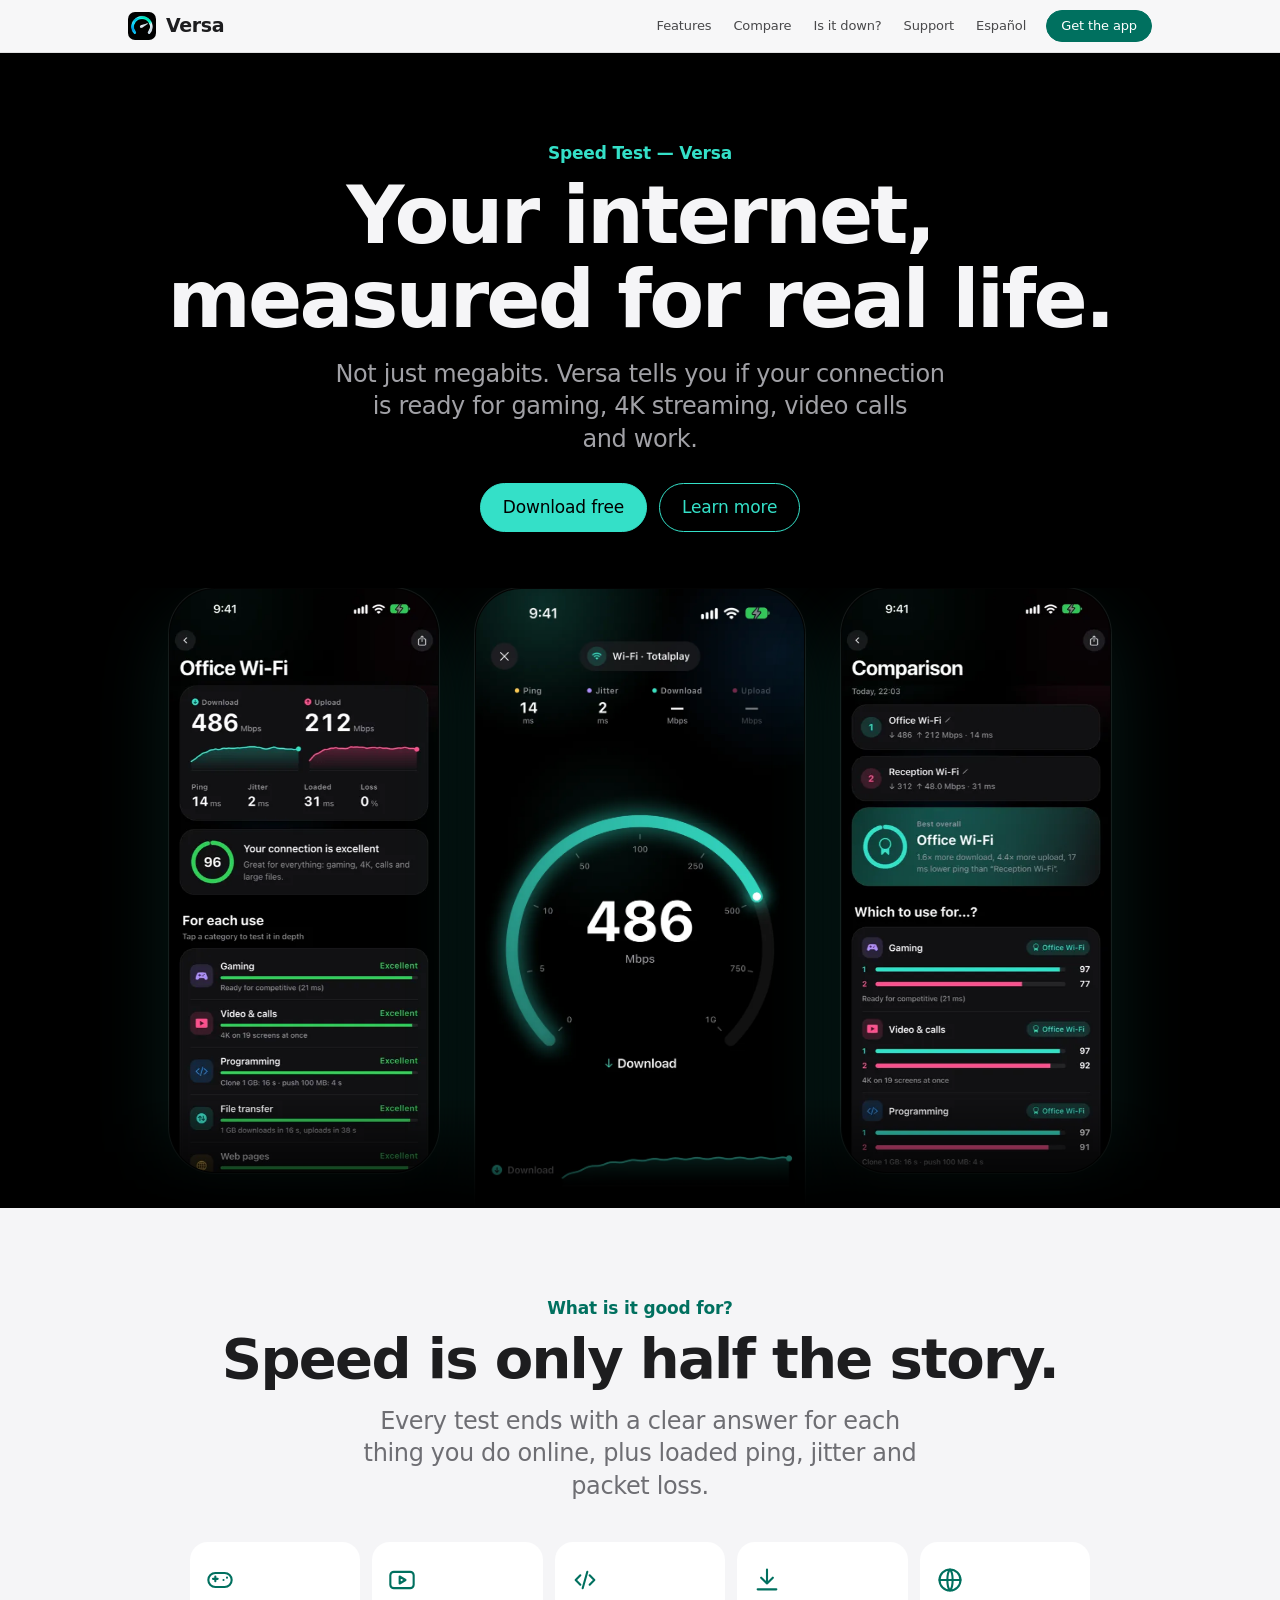
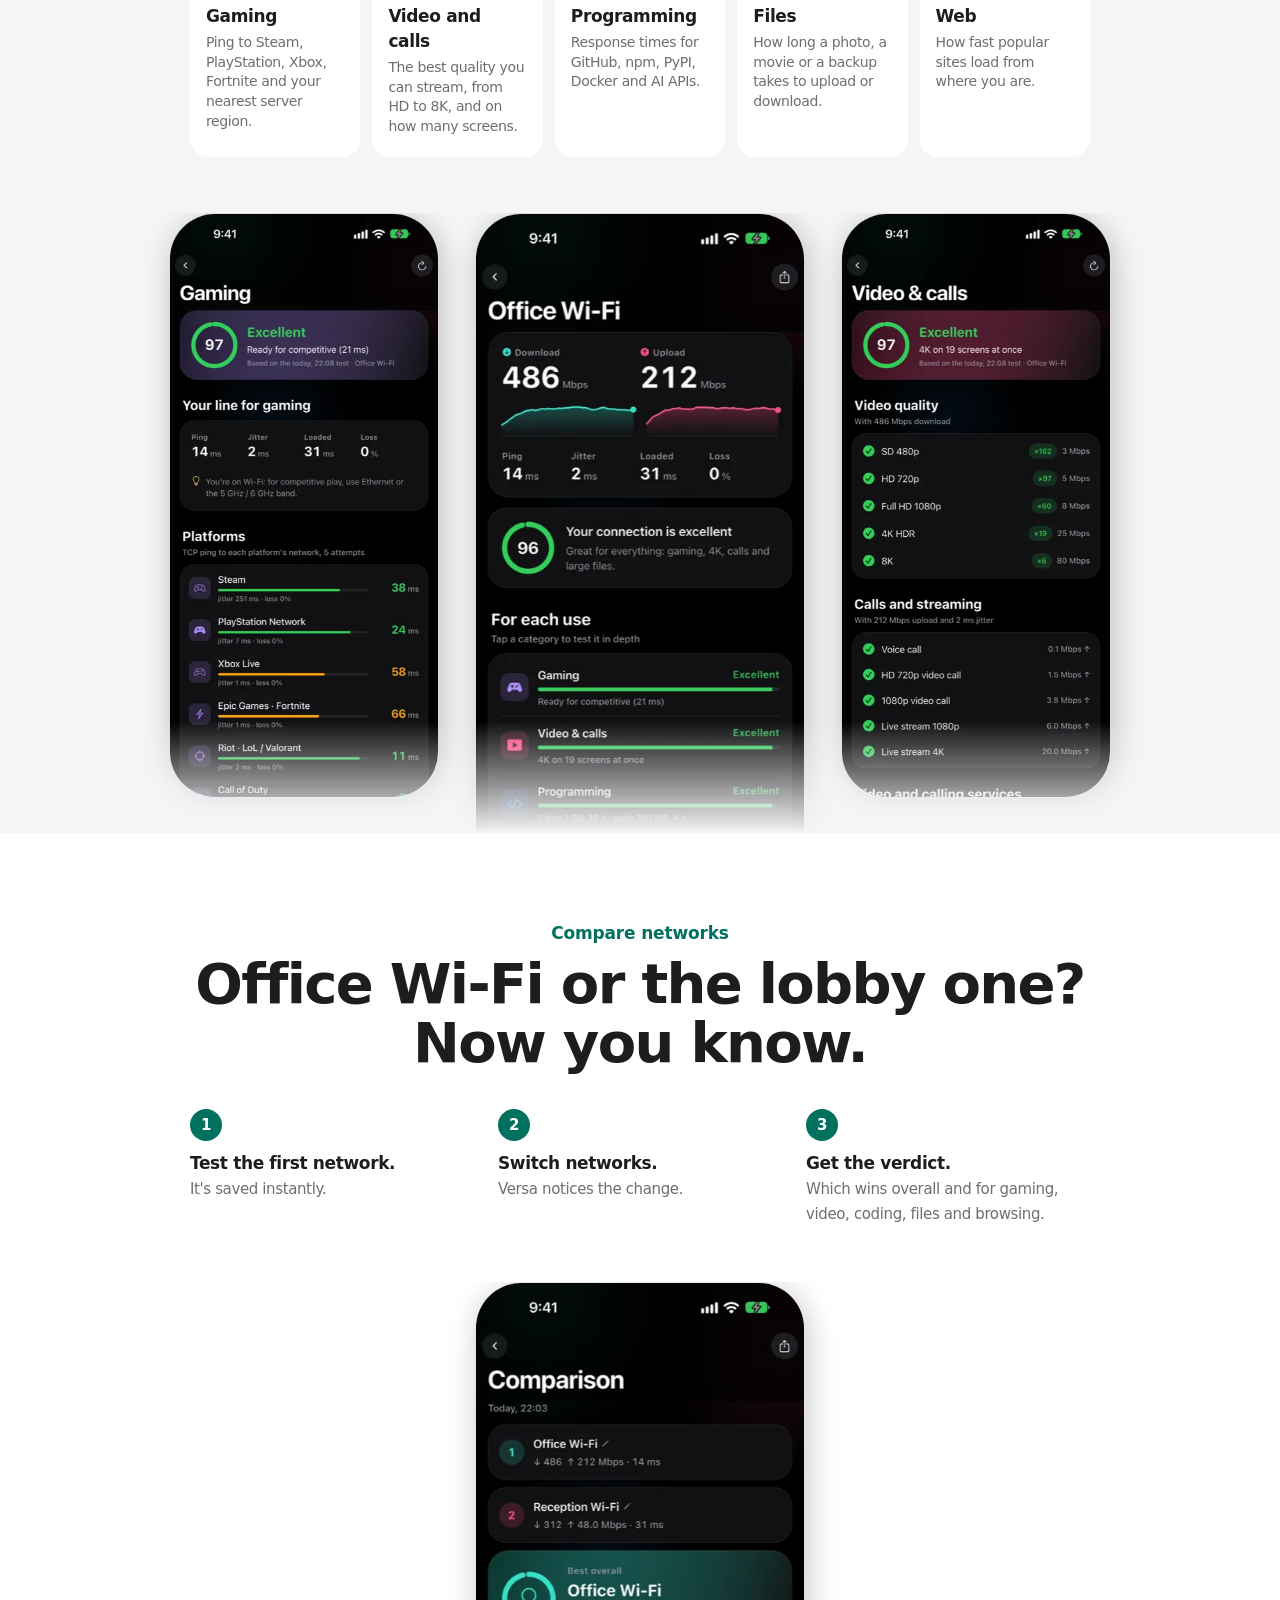
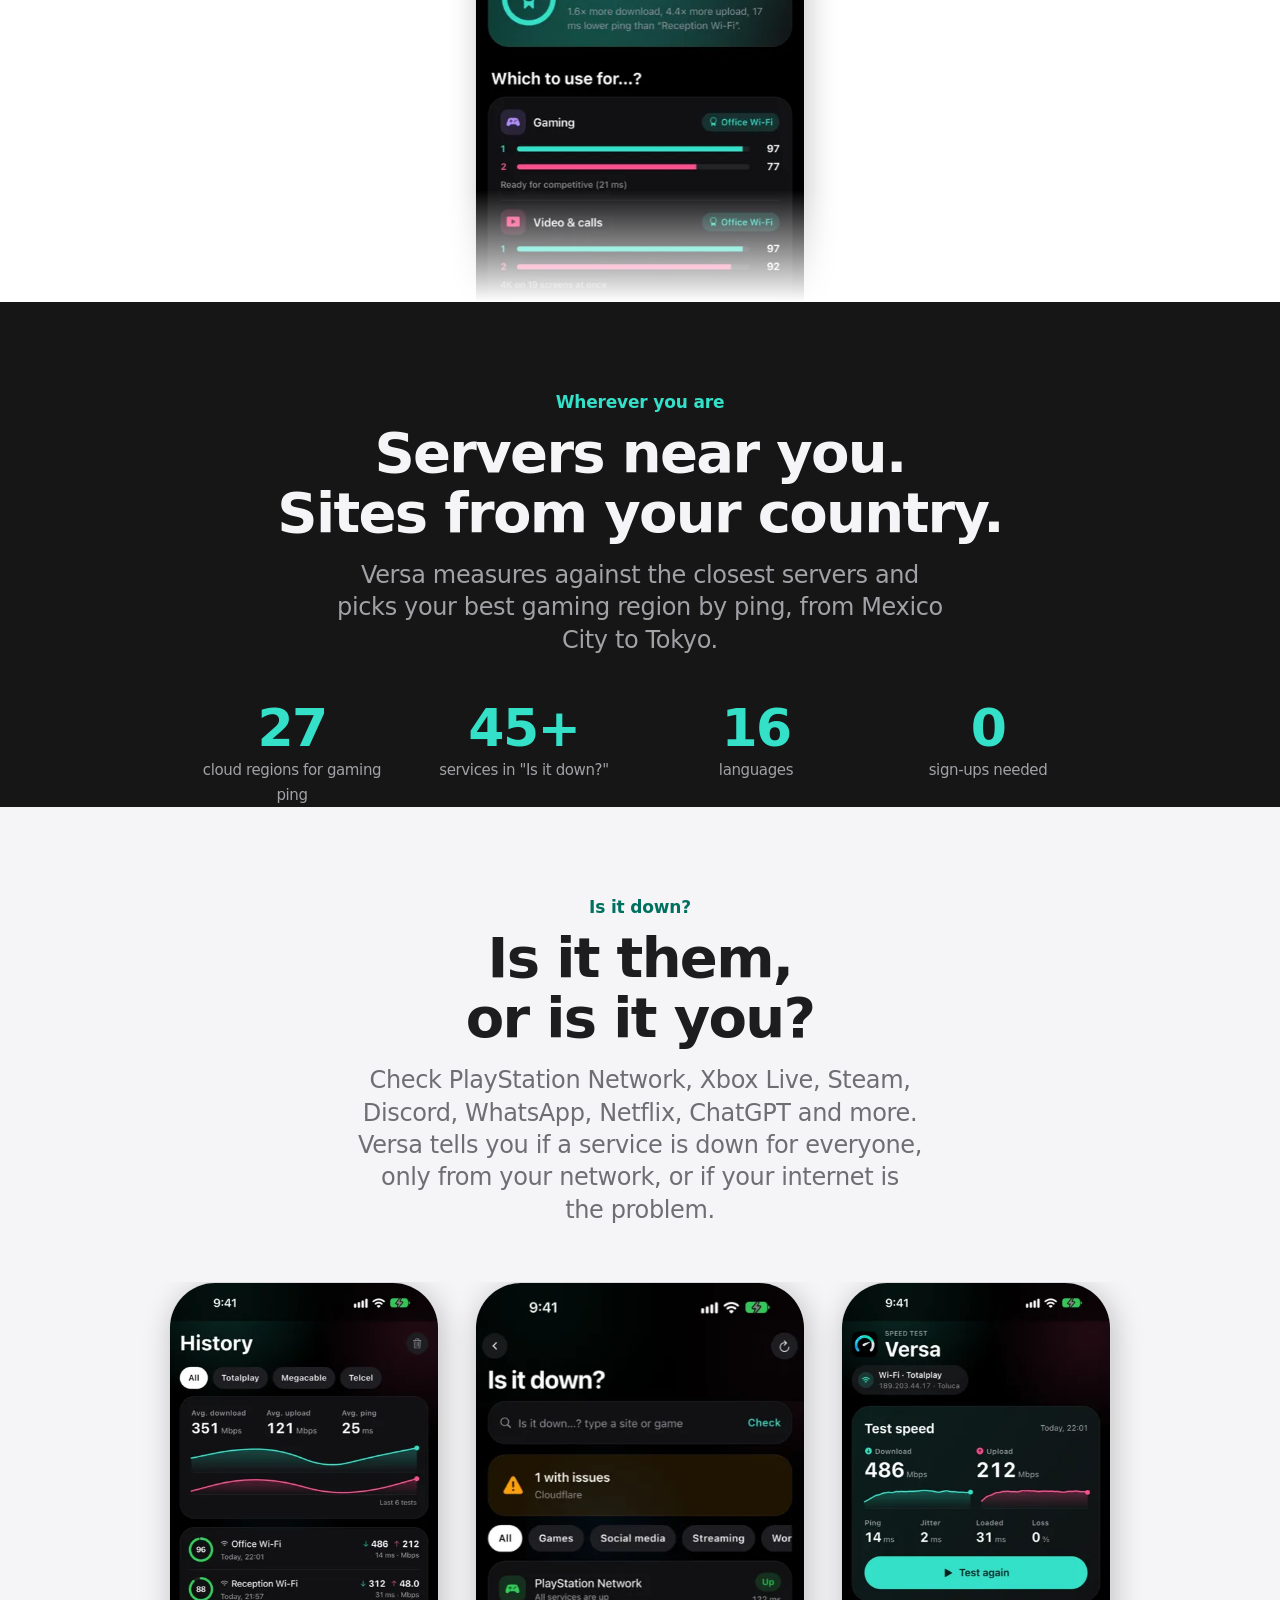
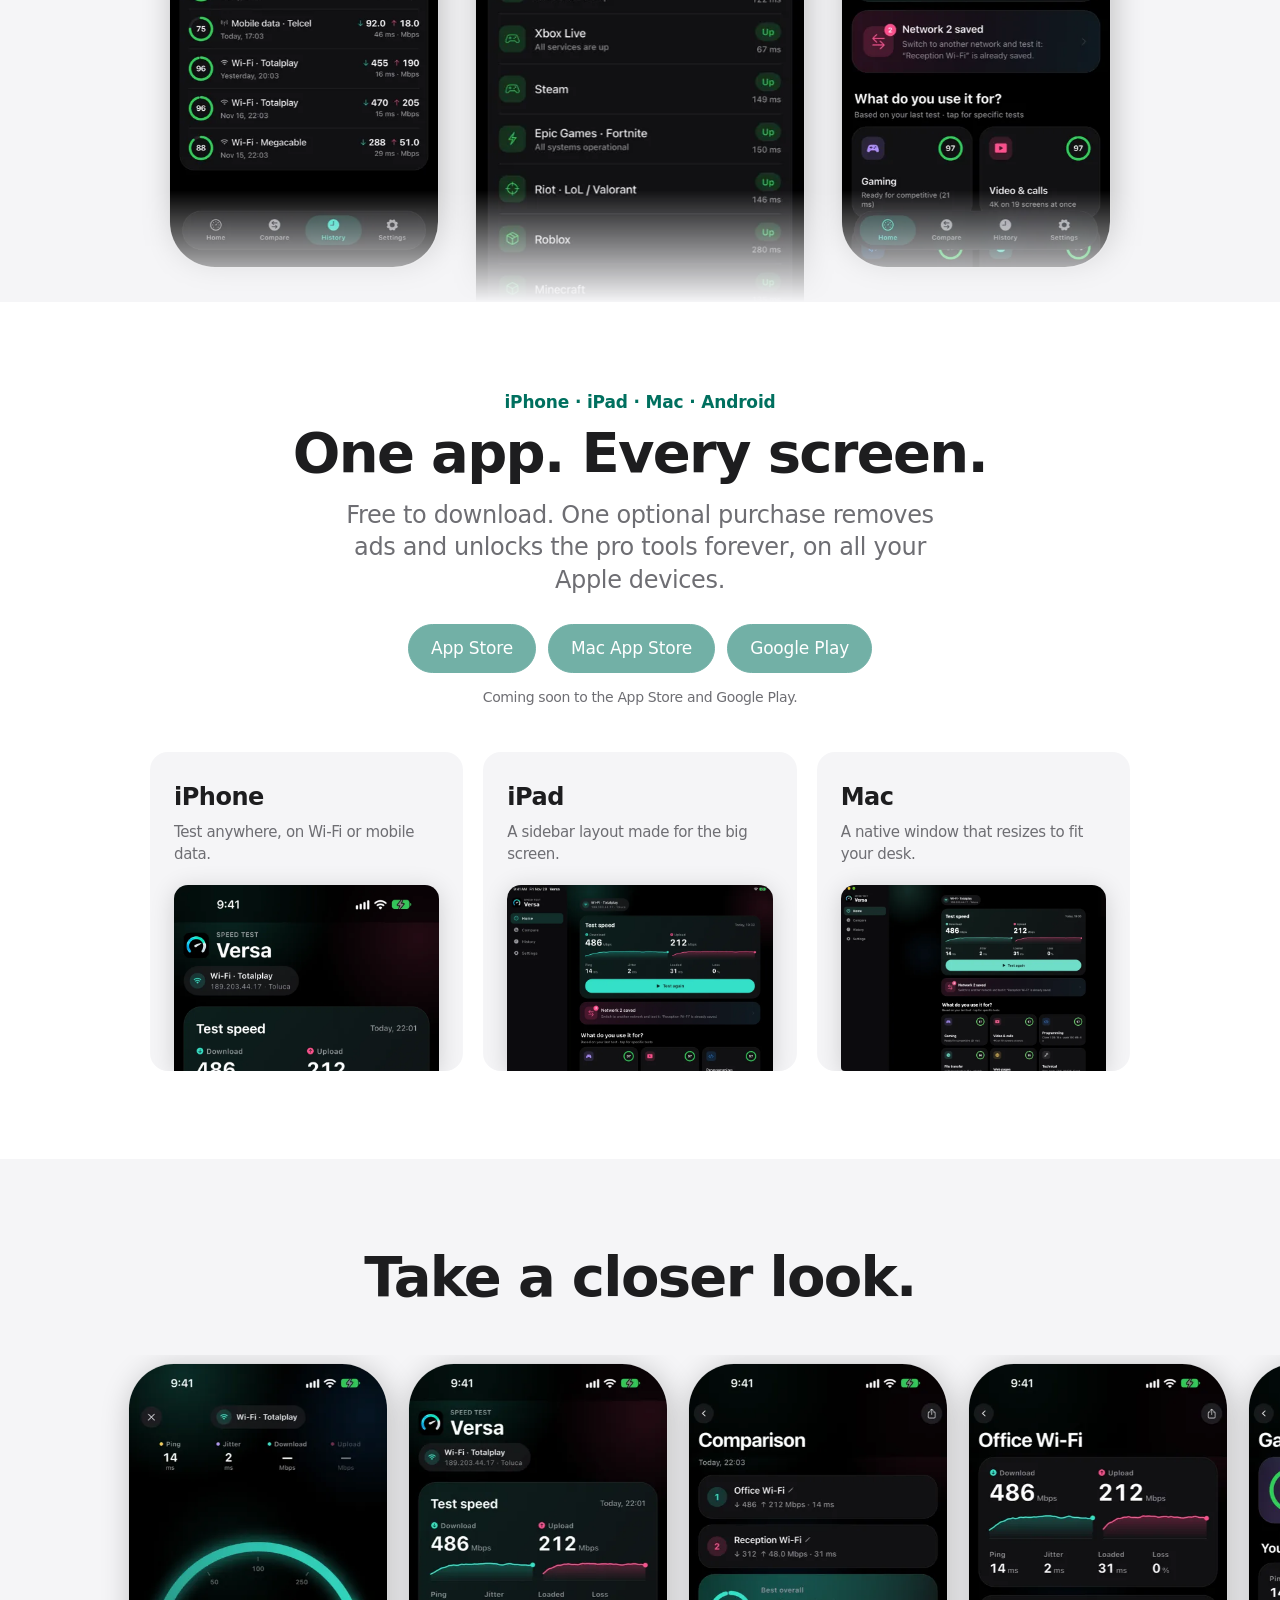
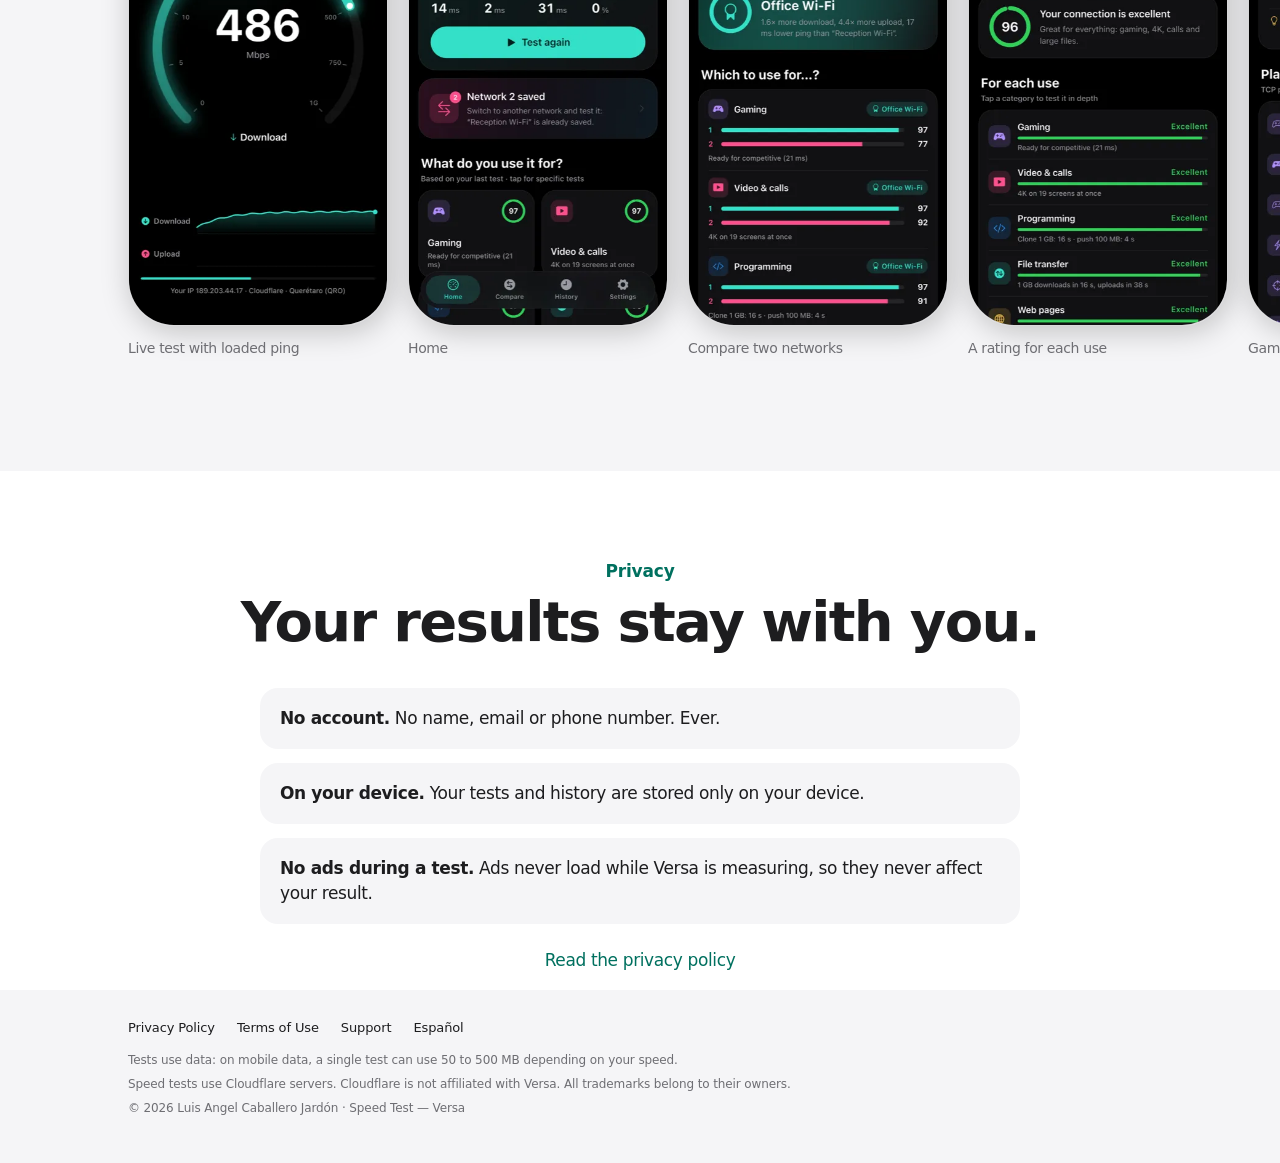
<file: index.html>
<!DOCTYPE html>
<html lang="en">
<head>
  <meta charset="utf-8">
  <meta name="viewport" content="width=device-width, initial-scale=1, viewport-fit=cover">
  <meta name="color-scheme" content="light dark">
  <title>Speed Test — Versa · Know what your internet is good for</title>
  <meta name="description" content="Test your internet and see what it is really good for: gaming, streaming, video calls and work. Compare two networks, check if a service is down. Free on iPhone, iPad, Mac and Android.">
  <meta name="theme-color" content="#f5f5f7" media="(prefers-color-scheme: light)">
  <meta name="theme-color" content="#000000" media="(prefers-color-scheme: dark)">
  <link rel="canonical" href="https://llcaballeroll.github.io/Speed_test_versa_web/">
  <link rel="alternate" hreflang="en" href="https://llcaballeroll.github.io/Speed_test_versa_web/">
  <link rel="alternate" hreflang="es" href="https://llcaballeroll.github.io/Speed_test_versa_web/es/">
  <link rel="alternate" hreflang="x-default" href="https://llcaballeroll.github.io/Speed_test_versa_web/">

  <meta property="og:type" content="website">
  <meta property="og:site_name" content="Speed Test — Versa">
  <meta property="og:title" content="Speed Test — Versa · Know what your internet is good for">
  <meta property="og:description" content="Speed test, network comparison and outage checker. Gaming ping, streaming quality and more.">
  <meta property="og:url" content="https://llcaballeroll.github.io/Speed_test_versa_web/">
  <meta property="og:image" content="https://llcaballeroll.github.io/Speed_test_versa_web/assets/img/og-image.jpg">
  <meta property="og:image:width" content="1200">
  <meta property="og:image:height" content="630">
  <meta name="twitter:card" content="summary_large_image">

  <link rel="icon" type="image/png" sizes="32x32" href="assets/img/icon-32.png">
  <link rel="icon" type="image/png" sizes="192x192" href="assets/img/icon-192.png">
  <link rel="apple-touch-icon" href="assets/img/icon-180.png">
  <link rel="stylesheet" href="css/styles.css">
  <link rel="preload" as="image" href="assets/img/shots/en-live-760.webp" fetchpriority="high">

  <script type="application/ld+json">
  {
    "@context": "https://schema.org",
    "@type": "SoftwareApplication",
    "name": "Speed Test — Versa",
    "operatingSystem": "iOS, iPadOS, macOS, Android",
    "applicationCategory": "UtilitiesApplication",
    "offers": { "@type": "Offer", "price": "0", "priceCurrency": "USD" },
    "author": { "@type": "Person", "name": "Luis Angel Caballero Jardón" },
    "image": "https://llcaballeroll.github.io/Speed_test_versa_web/assets/img/icon-512.png"
  }
  </script>
  <script>document.documentElement.classList.add('js');</script>
</head>
<body>
  <a class="skip-link" href="#main">Skip to content</a>

  <header class="nav">
    <nav class="wrap nav-inner" aria-label="Main">
      <a class="brand" href="./"><img src="assets/img/icon-180.png" alt="" width="28" height="28">Versa</a>
      <div class="nav-links">
        <a href="#uses">Features</a>
        <a href="#compare">Compare</a>
        <a href="#down">Is it down?</a>
        <a href="support.html">Support</a>
        <a href="es/" hreflang="es" lang="es">Español</a>
      </div>
      <a class="btn" href="#get" data-smart-download>Get the app</a>
    </nav>
  </header>

  <main id="main">
    <!-- Hero -->
    <section class="tile dark" aria-labelledby="hero-title">
      <div class="wrap">
        <p class="eyebrow">Speed Test — Versa</p>
        <h1 id="hero-title" class="display reveal">Your internet,<br>measured for real life.</h1>
        <p class="lead reveal">Not just megabits. Versa tells you if your connection is ready for gaming, 4K streaming, video calls and work.</p>
        <div class="btn-row reveal">
          <a class="btn" href="#get">Download free</a>
          <a class="btn ghost" href="#uses">Learn more</a>
        </div>
      </div>
      <div class="stage crop">
        <img class="screen side" src="assets/img/shots/en-result-420.webp" alt="Result screen with ratings for gaming, video and work" width="420" height="912" loading="lazy">
        <img class="screen" src="assets/img/shots/en-live-760.webp" srcset="assets/img/shots/en-live-420.webp 420w, assets/img/shots/en-live-760.webp 760w" sizes="(max-width: 640px) 78vw, 330px" alt="Live speed test with speedometer and graphs" width="760" height="1651" fetchpriority="high">
        <img class="screen side" src="assets/img/shots/en-compare-420.webp" alt="Comparison of two Wi-Fi networks" width="420" height="912" loading="lazy">
      </div>
    </section>

    <!-- Usos -->
    <section id="uses" class="tile alt" aria-labelledby="uses-title">
      <div class="wrap">
        <p class="eyebrow">What is it good for?</p>
        <h2 id="uses-title" class="headline reveal">Speed is only half the story.</h2>
        <p class="lead reveal">Every test ends with a clear answer for each thing you do online, plus loaded ping, jitter and packet loss.</p>
        <ul class="uses reveal">
          <li><span class="ico"><svg viewBox="0 0 24 24" aria-hidden="true"><path d="M6 11h4M8 9v4M15 12h.01M18 10h.01"/><rect x="2" y="6" width="20" height="12" rx="6"/></svg></span><strong>Gaming</strong><span>Ping to Steam, PlayStation, Xbox, Fortnite and your nearest server region.</span></li>
          <li><span class="ico"><svg viewBox="0 0 24 24" aria-hidden="true"><rect x="2" y="5" width="20" height="14" rx="3"/><path d="m10 9 5 3-5 3z"/></svg></span><strong>Video and calls</strong><span>The best quality you can stream, from HD to 8K, and on how many screens.</span></li>
          <li><span class="ico"><svg viewBox="0 0 24 24" aria-hidden="true"><path d="m8 8-4 4 4 4M16 8l4 4-4 4M14 5l-4 14"/></svg></span><strong>Programming</strong><span>Response times for GitHub, npm, PyPI, Docker and AI APIs.</span></li>
          <li><span class="ico"><svg viewBox="0 0 24 24" aria-hidden="true"><path d="M12 3v12M7 10l5 5 5-5M4 20h16"/></svg></span><strong>Files</strong><span>How long a photo, a movie or a backup takes to upload or download.</span></li>
          <li><span class="ico"><svg viewBox="0 0 24 24" aria-hidden="true"><circle cx="12" cy="12" r="9"/><path d="M3 12h18M12 3c3 3 3 15 0 18M12 3c-3 3-3 15 0 18"/></svg></span><strong>Web</strong><span>How fast popular sites load from where you are.</span></li>
        </ul>
      </div>
      <div class="stage crop">
        <img class="screen side" src="assets/img/shots/en-gaming-420.webp" alt="Gaming screen with ping to game servers" width="420" height="912" loading="lazy">
        <img class="screen" src="assets/img/shots/en-result-760.webp" srcset="assets/img/shots/en-result-420.webp 420w, assets/img/shots/en-result-760.webp 760w" sizes="(max-width: 640px) 78vw, 330px" alt="Result with a rating for each use" width="760" height="1651" loading="lazy">
        <img class="screen side" src="assets/img/shots/en-video-420.webp" alt="Video screen with streaming quality" width="420" height="912" loading="lazy">
      </div>
    </section>

    <!-- Comparar -->
    <section id="compare" class="tile" aria-labelledby="compare-title">
      <div class="wrap">
        <p class="eyebrow">Compare networks</p>
        <h2 id="compare-title" class="headline reveal">Office Wi-Fi or the lobby one?<br>Now you know.</h2>
        <ol class="steps reveal">
          <li><strong>Test the first network.</strong> <span>It's saved instantly.</span></li>
          <li><strong>Switch networks.</strong> <span>Versa notices the change.</span></li>
          <li><strong>Get the verdict.</strong> <span>Which wins overall and for gaming, video, coding, files and browsing.</span></li>
        </ol>
      </div>
      <div class="stage crop">
        <img class="screen" src="assets/img/shots/en-compare-760.webp" srcset="assets/img/shots/en-compare-420.webp 420w, assets/img/shots/en-compare-760.webp 760w" sizes="(max-width: 640px) 78vw, 330px" alt="Head-to-head comparison of two networks" width="760" height="1651" loading="lazy">
      </div>
    </section>

    <!-- Global -->
    <section class="tile dark tile-2" aria-labelledby="world-title">
      <div class="wrap pad-b">
        <p class="eyebrow">Wherever you are</p>
        <h2 id="world-title" class="headline reveal">Servers near you.<br>Sites from your country.</h2>
        <p class="lead reveal">Versa measures against the closest servers and picks your best gaming region by ping, from Mexico City to Tokyo.</p>
        <div class="facts reveal">
          <div><b>27</b><span>cloud regions for gaming ping</span></div>
          <div><b>45+</b><span>services in "Is it down?"</span></div>
          <div><b>16</b><span>languages</span></div>
          <div><b>0</b><span>sign-ups needed</span></div>
        </div>
      </div>
    </section>

    <!-- Caído -->
    <section id="down" class="tile alt" aria-labelledby="down-title">
      <div class="wrap">
        <p class="eyebrow">Is it down?</p>
        <h2 id="down-title" class="headline reveal">Is it them,<br>or is it you?</h2>
        <p class="lead reveal">Check PlayStation Network, Xbox Live, Steam, Discord, WhatsApp, Netflix, ChatGPT and more. Versa tells you if a service is down for everyone, only from your network, or if your internet is the problem.</p>
      </div>
      <div class="stage crop">
        <img class="screen side" src="assets/img/shots/en-history-420.webp" alt="History of tests with averages" width="420" height="912" loading="lazy">
        <img class="screen" src="assets/img/shots/en-status-760.webp" srcset="assets/img/shots/en-status-420.webp 420w, assets/img/shots/en-status-760.webp 760w" sizes="(max-width: 640px) 78vw, 330px" alt="Is it down? screen with service status" width="760" height="1651" loading="lazy">
        <img class="screen side" src="assets/img/shots/en-home-420.webp" alt="Home screen" width="420" height="912" loading="lazy">
      </div>
    </section>

    <!-- Plataformas -->
    <section id="get" class="tile" aria-labelledby="get-title">
      <div class="wrap">
        <p class="eyebrow">iPhone · iPad · Mac · Android</p>
        <h2 id="get-title" class="headline reveal">One app. Every screen.</h2>
        <p class="lead reveal">Free to download. One optional purchase removes ads and unlocks the pro tools forever, on all your Apple devices.</p>
        <div class="btn-row reveal">
          <a class="btn" data-store="ios" href="#get">App Store</a>
          <a class="btn" data-store="mac" href="#get">Mac App Store</a>
          <a class="btn" data-store="android" href="#get">Google Play</a>
        </div>
        <p class="soon" data-soon>Coming soon to the App Store and Google Play.</p>
        <div class="devices reveal">
          <article class="device"><h3>iPhone</h3><p>Test anywhere, on Wi-Fi or mobile data.</p><img src="assets/img/devices/iphone.webp" alt="Versa on iPhone" width="800" height="560" loading="lazy"></article>
          <article class="device"><h3>iPad</h3><p>A sidebar layout made for the big screen.</p><img src="assets/img/devices/ipad.webp" alt="Versa on iPad" width="800" height="560" loading="lazy"></article>
          <article class="device"><h3>Mac</h3><p>A native window that resizes to fit your desk.</p><img src="assets/img/devices/mac.webp" alt="Versa on Mac" width="800" height="560" loading="lazy"></article>
        </div>
      </div>
    </section>

    <!-- Galería -->
    <section class="tile alt" aria-labelledby="gallery-title">
      <div class="wrap">
        <h2 id="gallery-title" class="headline">Take a closer look.</h2>
      </div>
      <div class="gallery">
        <div class="gallery-track" tabindex="0" role="group" aria-label="Screenshots, scroll sideways">
          <figure><img class="screen" src="assets/img/shots/en-live-420.webp" alt="" width="420" height="912" loading="lazy"><figcaption>Live test with loaded ping</figcaption></figure>
          <figure><img class="screen" src="assets/img/shots/en-home-420.webp" alt="" width="420" height="912" loading="lazy"><figcaption>Home</figcaption></figure>
          <figure><img class="screen" src="assets/img/shots/en-compare-420.webp" alt="" width="420" height="912" loading="lazy"><figcaption>Compare two networks</figcaption></figure>
          <figure><img class="screen" src="assets/img/shots/en-result-420.webp" alt="" width="420" height="912" loading="lazy"><figcaption>A rating for each use</figcaption></figure>
          <figure><img class="screen" src="assets/img/shots/en-gaming-420.webp" alt="" width="420" height="912" loading="lazy"><figcaption>Gaming ping by region</figcaption></figure>
          <figure><img class="screen" src="assets/img/shots/en-video-420.webp" alt="" width="420" height="912" loading="lazy"><figcaption>Streaming quality</figcaption></figure>
          <figure><img class="screen" src="assets/img/shots/en-status-420.webp" alt="" width="420" height="912" loading="lazy"><figcaption>Is it down?</figcaption></figure>
          <figure><img class="screen" src="assets/img/shots/en-history-420.webp" alt="" width="420" height="912" loading="lazy"><figcaption>History and averages</figcaption></figure>
        </div>
      </div>
    </section>

    <!-- Privacidad -->
    <section class="tile" aria-labelledby="privacy-title">
      <div class="wrap pad-b">
        <p class="eyebrow">Privacy</p>
        <h2 id="privacy-title" class="headline reveal">Your results stay with you.</h2>
        <ul class="privacy-points reveal">
          <li><strong>No account.</strong> No name, email or phone number. Ever.</li>
          <li><strong>On your device.</strong> Your tests and history are stored only on your device.</li>
          <li><strong>No ads during a test.</strong> Ads never load while Versa is measuring, so they never affect your result.</li>
        </ul>
        <p style="margin-top:24px"><a href="privacy.html">Read the privacy policy</a></p>
      </div>
    </section>
  </main>

  <footer class="footer">
    <div class="wrap">
      <div class="footer-links">
        <a href="privacy.html">Privacy Policy</a>
        <a href="terms.html">Terms of Use</a>
        <a href="support.html">Support</a>
        <a href="es/" hreflang="es" lang="es">Español</a>
      </div>
      <p>Tests use data: on mobile data, a single test can use 50 to 500 MB depending on your speed.</p>
      <p>Speed tests use Cloudflare servers. Cloudflare is not affiliated with Versa. All trademarks belong to their owners.</p>
      <p>© 2026 Luis Angel Caballero Jardón · Speed Test — Versa</p>
    </div>
  </footer>
  <script src="js/site.js" defer></script>
</body>
</html>
</file>
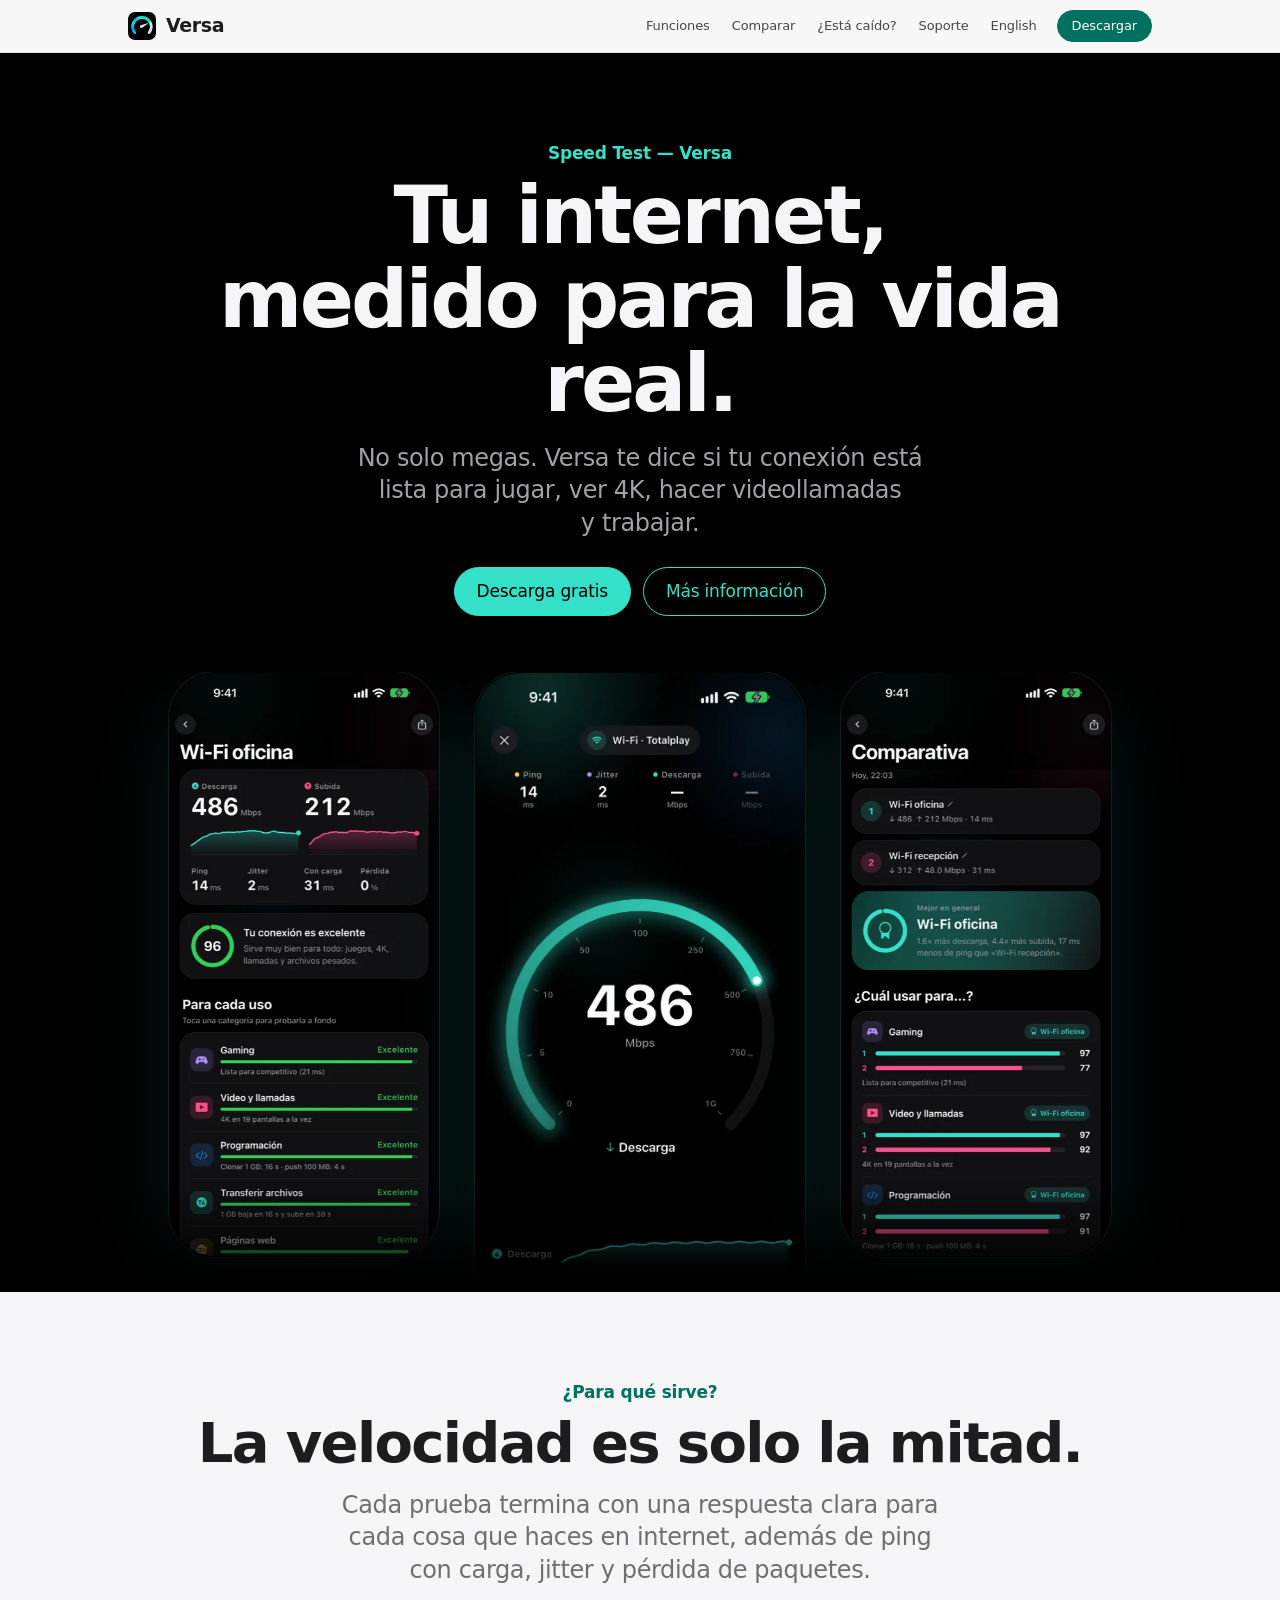
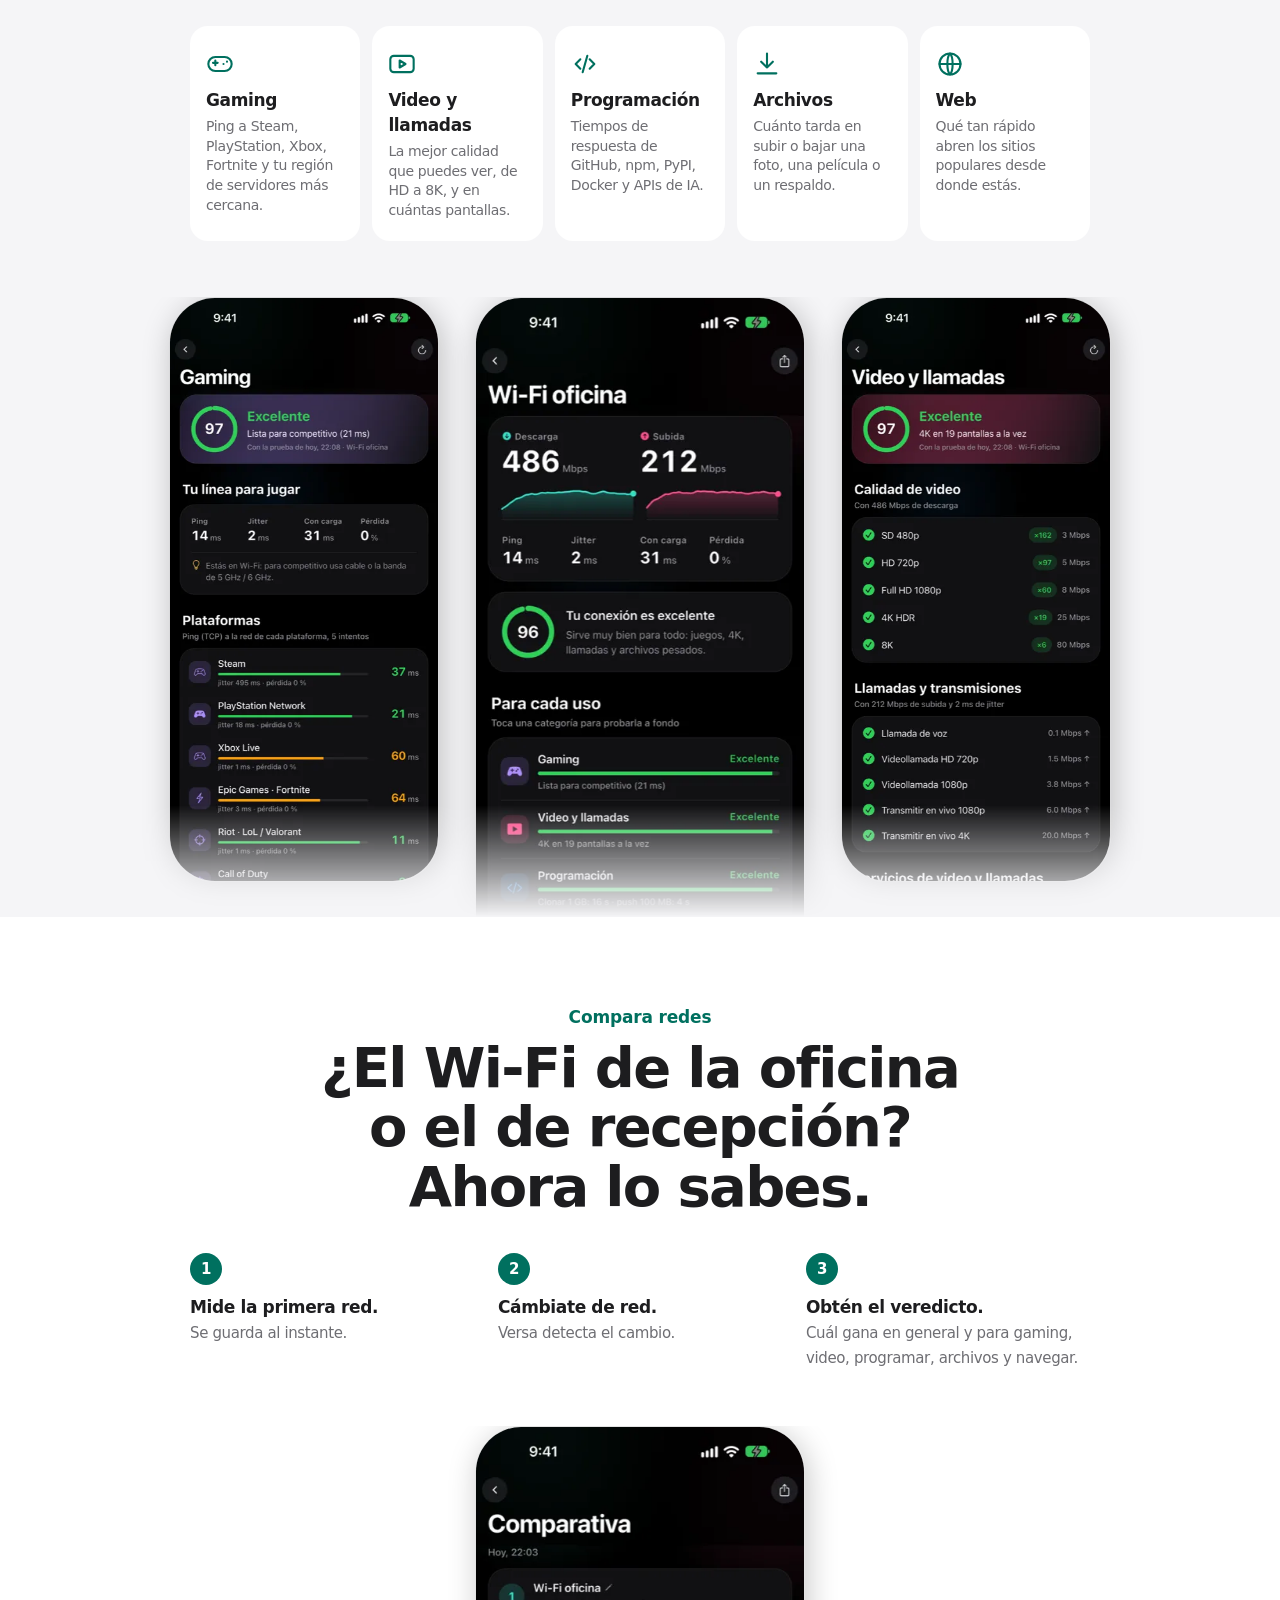
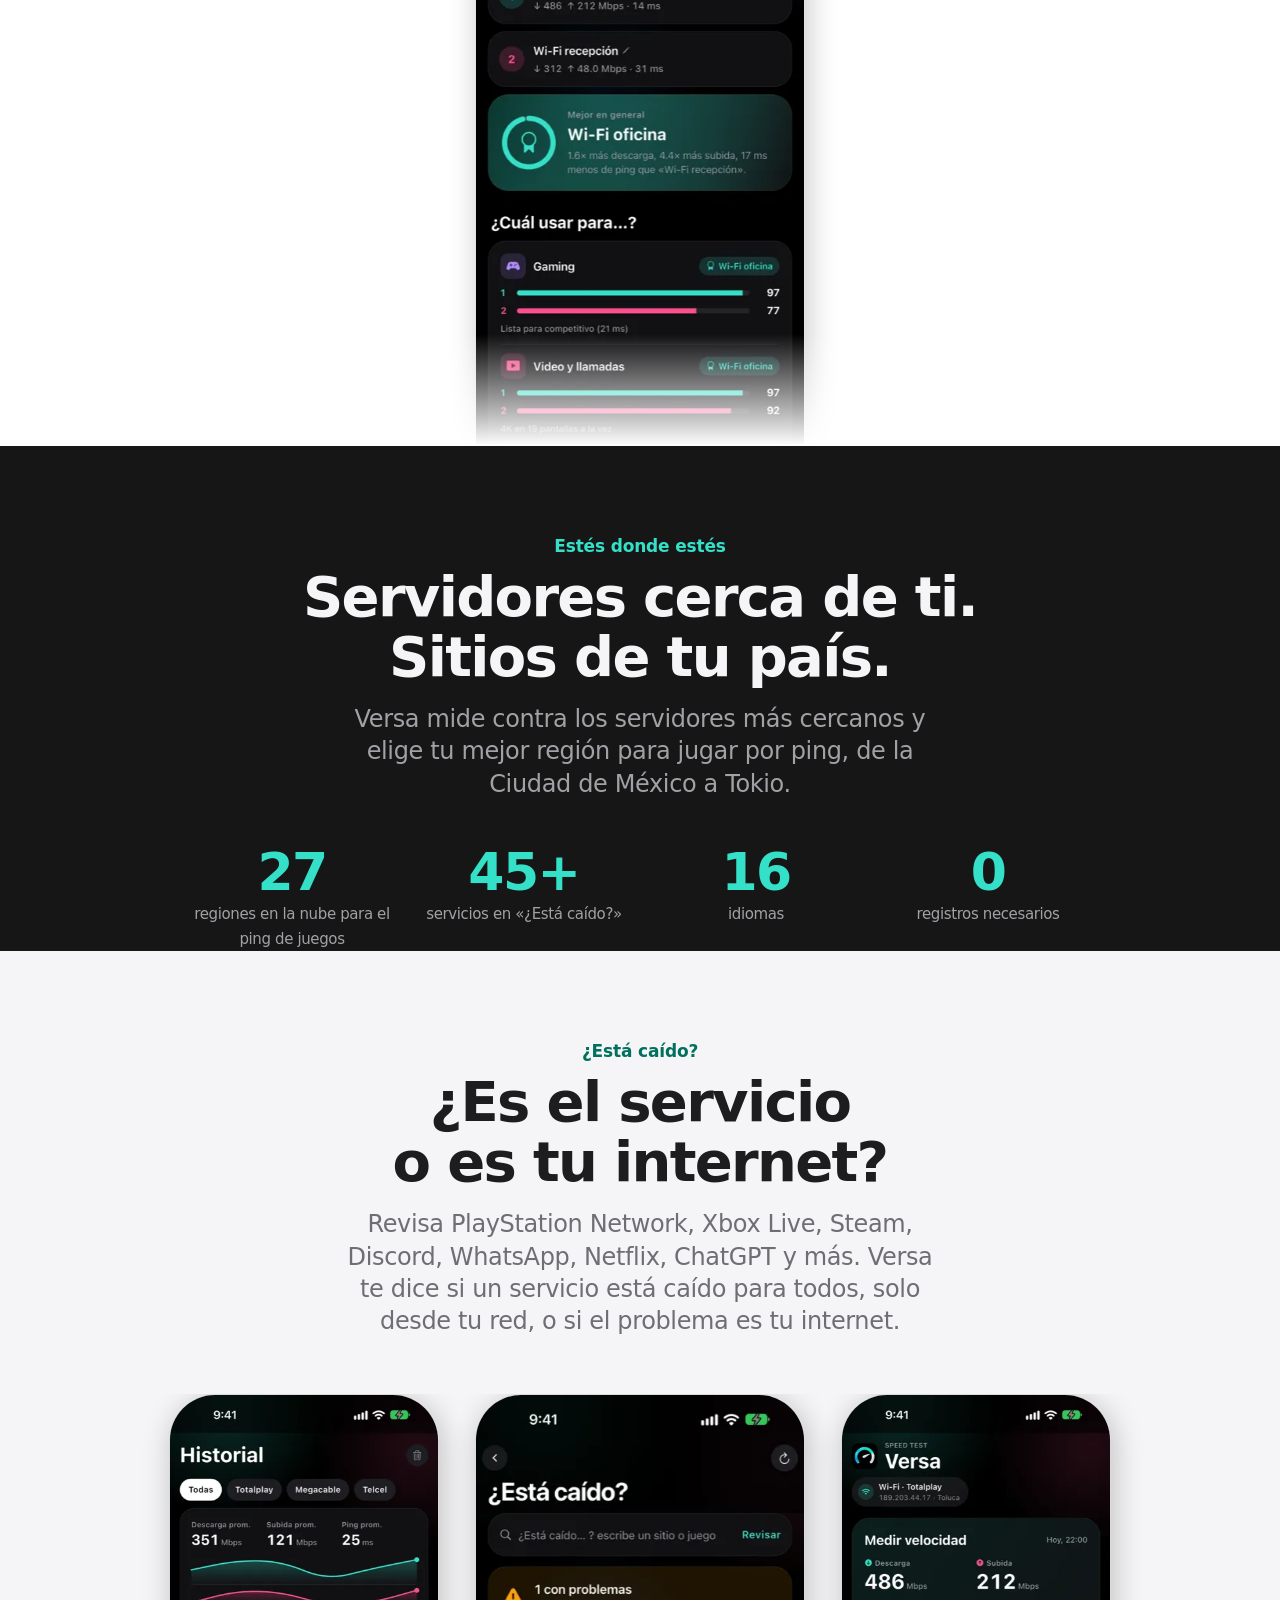
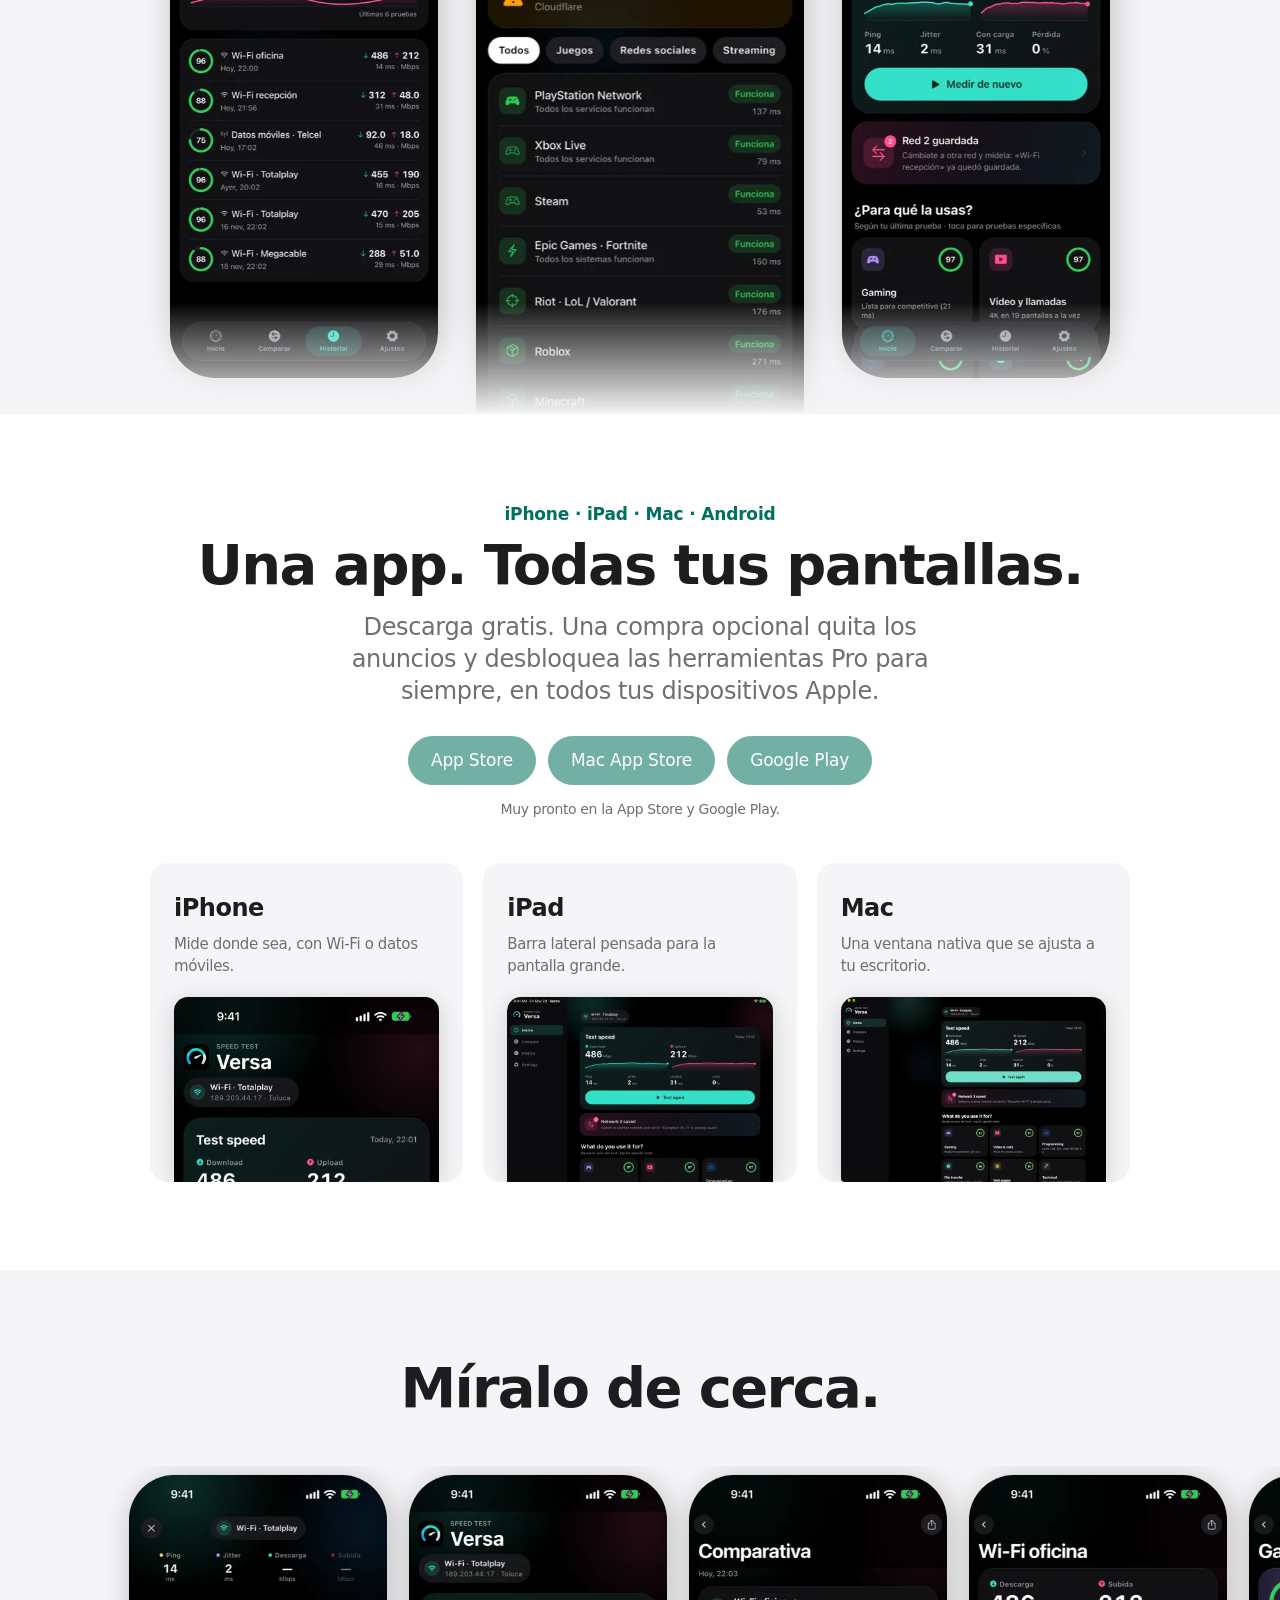
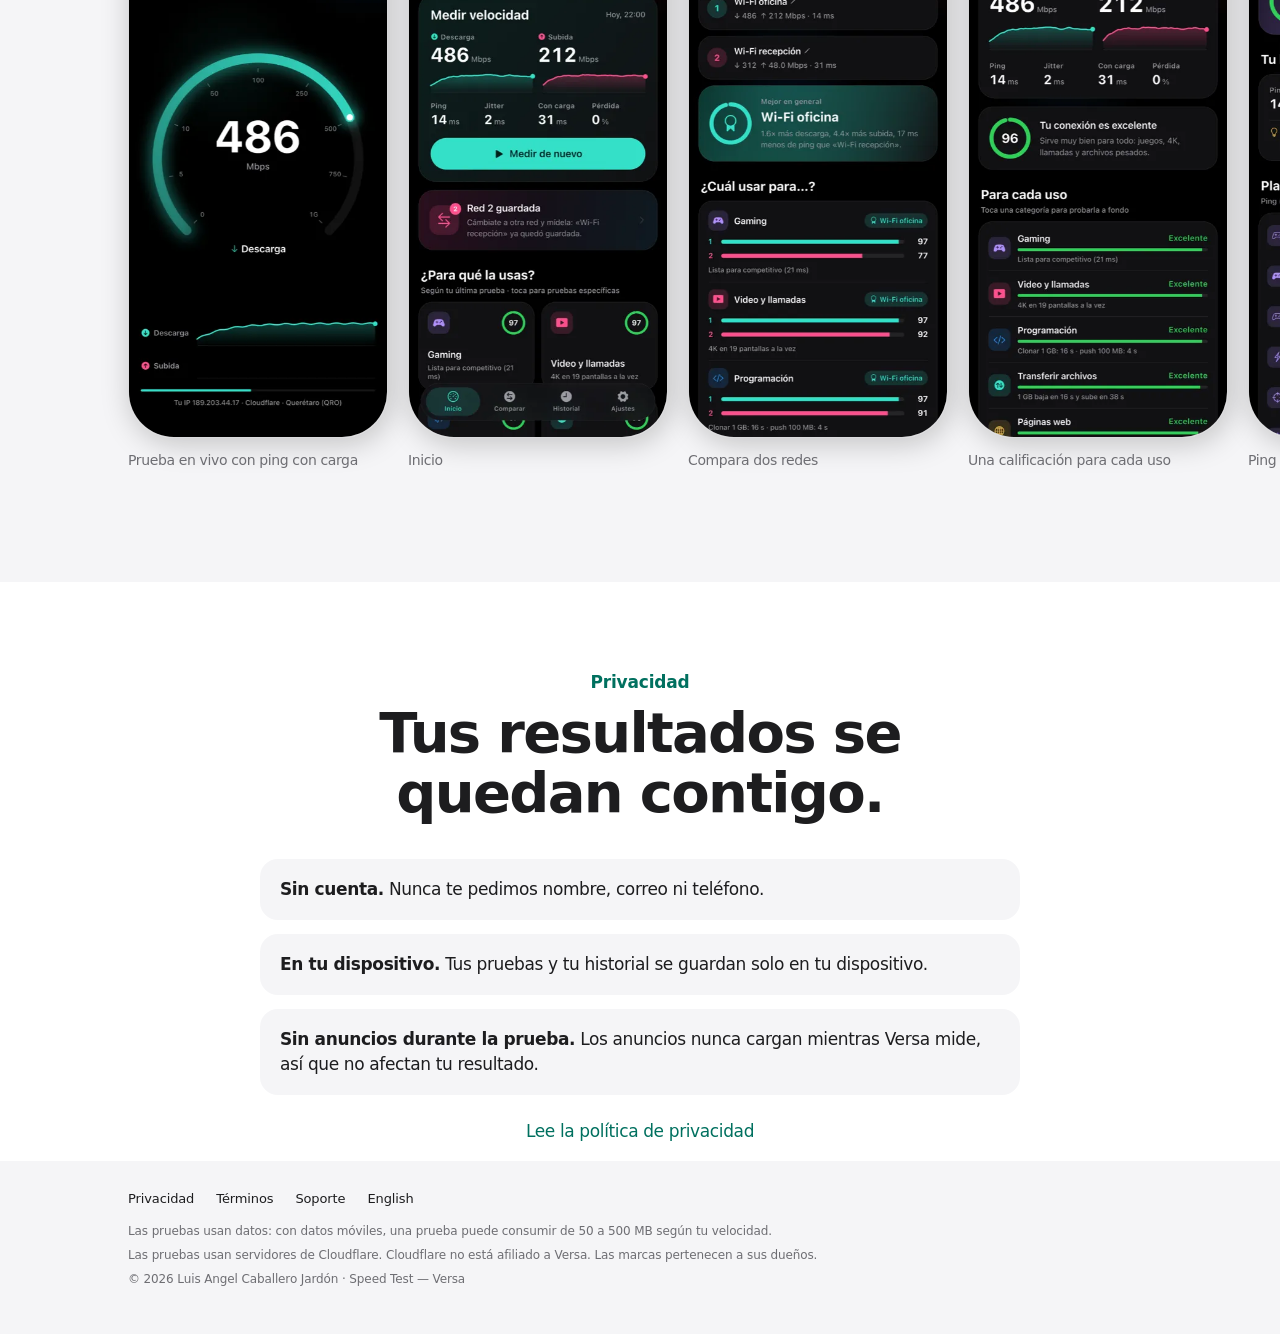
<file: es/index.html>
<!DOCTYPE html>
<html lang="es">
<head>
  <meta charset="utf-8">
  <meta name="viewport" content="width=device-width, initial-scale=1, viewport-fit=cover">
  <meta name="color-scheme" content="light dark">
  <title>Speed Test — Versa · Descubre para qué sirve tu internet</title>
  <meta name="description" content="Mide tu internet y descubre para qué sirve de verdad: gaming, video, videollamadas y trabajo. Compara dos redes y revisa si un servicio está caído. Gratis en iPhone, iPad, Mac y Android.">
  <meta name="theme-color" content="#f5f5f7" media="(prefers-color-scheme: light)">
  <meta name="theme-color" content="#000000" media="(prefers-color-scheme: dark)">
  <link rel="canonical" href="https://llcaballeroll.github.io/Speed_test_versa_web/es/">
  <link rel="alternate" hreflang="en" href="https://llcaballeroll.github.io/Speed_test_versa_web/">
  <link rel="alternate" hreflang="es" href="https://llcaballeroll.github.io/Speed_test_versa_web/es/">
  <link rel="alternate" hreflang="x-default" href="https://llcaballeroll.github.io/Speed_test_versa_web/">

  <meta property="og:type" content="website">
  <meta property="og:site_name" content="Speed Test — Versa">
  <meta property="og:title" content="Speed Test — Versa · Descubre para qué sirve tu internet">
  <meta property="og:description" content="Prueba de velocidad, comparador de redes y ¿Está caído? Ping para gaming, calidad de video y más.">
  <meta property="og:url" content="https://llcaballeroll.github.io/Speed_test_versa_web/es/">
  <meta property="og:locale" content="es_MX">
  <meta property="og:image" content="https://llcaballeroll.github.io/Speed_test_versa_web/assets/img/og-image.jpg">
  <meta property="og:image:width" content="1200">
  <meta property="og:image:height" content="630">
  <meta name="twitter:card" content="summary_large_image">

  <link rel="icon" type="image/png" sizes="32x32" href="../assets/img/icon-32.png">
  <link rel="icon" type="image/png" sizes="192x192" href="../assets/img/icon-192.png">
  <link rel="apple-touch-icon" href="../assets/img/icon-180.png">
  <link rel="stylesheet" href="../css/styles.css">
  <link rel="preload" as="image" href="../assets/img/shots/es-live-760.webp" fetchpriority="high">

  <script type="application/ld+json">
  {
    "@context": "https://schema.org",
    "@type": "SoftwareApplication",
    "name": "Speed Test — Versa",
    "operatingSystem": "iOS, iPadOS, macOS, Android",
    "applicationCategory": "UtilitiesApplication",
    "offers": { "@type": "Offer", "price": "0", "priceCurrency": "USD" },
    "author": { "@type": "Person", "name": "Luis Angel Caballero Jardón" },
    "image": "https://llcaballeroll.github.io/Speed_test_versa_web/assets/img/icon-512.png"
  }
  </script>
  <script>document.documentElement.classList.add('js');</script>
</head>
<body>
  <a class="skip-link" href="#main">Saltar al contenido</a>

  <header class="nav">
    <nav class="wrap nav-inner" aria-label="Principal">
      <a class="brand" href="./"><img src="../assets/img/icon-180.png" alt="" width="28" height="28">Versa</a>
      <div class="nav-links">
        <a href="#uses">Funciones</a>
        <a href="#compare">Comparar</a>
        <a href="#down">¿Está caído?</a>
        <a href="support.html">Soporte</a>
        <a href="../" hreflang="en" lang="en">English</a>
      </div>
      <a class="btn" href="#get" data-smart-download>Descargar</a>
    </nav>
  </header>

  <main id="main">
    <!-- Hero -->
    <section class="tile dark" aria-labelledby="hero-title">
      <div class="wrap">
        <p class="eyebrow">Speed Test — Versa</p>
        <h1 id="hero-title" class="display reveal">Tu internet,<br>medido para la vida real.</h1>
        <p class="lead reveal">No solo megas. Versa te dice si tu conexión está lista para jugar, ver 4K, hacer videollamadas y trabajar.</p>
        <div class="btn-row reveal">
          <a class="btn" href="#get">Descarga gratis</a>
          <a class="btn ghost" href="#uses">Más información</a>
        </div>
      </div>
      <div class="stage crop">
        <img class="screen side" src="../assets/img/shots/es-result-420.webp" alt="Resultado con calificaciones para gaming, video y trabajo" width="420" height="912" loading="lazy">
        <img class="screen" src="../assets/img/shots/es-live-760.webp" srcset="../assets/img/shots/es-live-420.webp 420w, ../assets/img/shots/es-live-760.webp 760w" sizes="(max-width: 640px) 78vw, 330px" alt="Prueba en vivo con velocímetro y gráficas" width="760" height="1651" fetchpriority="high">
        <img class="screen side" src="../assets/img/shots/es-compare-420.webp" alt="Comparativa de dos redes Wi-Fi" width="420" height="912" loading="lazy">
      </div>
    </section>

    <!-- Usos -->
    <section id="uses" class="tile alt" aria-labelledby="uses-title">
      <div class="wrap">
        <p class="eyebrow">¿Para qué sirve?</p>
        <h2 id="uses-title" class="headline reveal">La velocidad es solo la mitad.</h2>
        <p class="lead reveal">Cada prueba termina con una respuesta clara para cada cosa que haces en internet, además de ping con carga, jitter y pérdida de paquetes.</p>
        <ul class="uses reveal">
          <li><span class="ico"><svg viewBox="0 0 24 24" aria-hidden="true"><path d="M6 11h4M8 9v4M15 12h.01M18 10h.01"/><rect x="2" y="6" width="20" height="12" rx="6"/></svg></span><strong>Gaming</strong><span>Ping a Steam, PlayStation, Xbox, Fortnite y tu región de servidores más cercana.</span></li>
          <li><span class="ico"><svg viewBox="0 0 24 24" aria-hidden="true"><rect x="2" y="5" width="20" height="14" rx="3"/><path d="m10 9 5 3-5 3z"/></svg></span><strong>Video y llamadas</strong><span>La mejor calidad que puedes ver, de HD a 8K, y en cuántas pantallas.</span></li>
          <li><span class="ico"><svg viewBox="0 0 24 24" aria-hidden="true"><path d="m8 8-4 4 4 4M16 8l4 4-4 4M14 5l-4 14"/></svg></span><strong>Programación</strong><span>Tiempos de respuesta de GitHub, npm, PyPI, Docker y APIs de IA.</span></li>
          <li><span class="ico"><svg viewBox="0 0 24 24" aria-hidden="true"><path d="M12 3v12M7 10l5 5 5-5M4 20h16"/></svg></span><strong>Archivos</strong><span>Cuánto tarda en subir o bajar una foto, una película o un respaldo.</span></li>
          <li><span class="ico"><svg viewBox="0 0 24 24" aria-hidden="true"><circle cx="12" cy="12" r="9"/><path d="M3 12h18M12 3c3 3 3 15 0 18M12 3c-3 3-3 15 0 18"/></svg></span><strong>Web</strong><span>Qué tan rápido abren los sitios populares desde donde estás.</span></li>
        </ul>
      </div>
      <div class="stage crop">
        <img class="screen side" src="../assets/img/shots/es-gaming-420.webp" alt="Pantalla de gaming con ping a servidores de juegos" width="420" height="912" loading="lazy">
        <img class="screen" src="../assets/img/shots/es-result-760.webp" srcset="../assets/img/shots/es-result-420.webp 420w, ../assets/img/shots/es-result-760.webp 760w" sizes="(max-width: 640px) 78vw, 330px" alt="Resultado con calificación para cada uso" width="760" height="1651" loading="lazy">
        <img class="screen side" src="../assets/img/shots/es-video-420.webp" alt="Pantalla de video con calidad de streaming" width="420" height="912" loading="lazy">
      </div>
    </section>

    <!-- Comparar -->
    <section id="compare" class="tile" aria-labelledby="compare-title">
      <div class="wrap">
        <p class="eyebrow">Compara redes</p>
        <h2 id="compare-title" class="headline reveal">¿El Wi-Fi de la oficina o el de recepción?<br>Ahora lo sabes.</h2>
        <ol class="steps reveal">
          <li><strong>Mide la primera red.</strong> <span>Se guarda al instante.</span></li>
          <li><strong>Cámbiate de red.</strong> <span>Versa detecta el cambio.</span></li>
          <li><strong>Obtén el veredicto.</strong> <span>Cuál gana en general y para gaming, video, programar, archivos y navegar.</span></li>
        </ol>
      </div>
      <div class="stage crop">
        <img class="screen" src="../assets/img/shots/es-compare-760.webp" srcset="../assets/img/shots/es-compare-420.webp 420w, ../assets/img/shots/es-compare-760.webp 760w" sizes="(max-width: 640px) 78vw, 330px" alt="Comparativa cara a cara de dos redes" width="760" height="1651" loading="lazy">
      </div>
    </section>

    <!-- Global -->
    <section class="tile dark tile-2" aria-labelledby="world-title">
      <div class="wrap pad-b">
        <p class="eyebrow">Estés donde estés</p>
        <h2 id="world-title" class="headline reveal">Servidores cerca de ti.<br>Sitios de tu país.</h2>
        <p class="lead reveal">Versa mide contra los servidores más cercanos y elige tu mejor región para jugar por ping, de la Ciudad de México a Tokio.</p>
        <div class="facts reveal">
          <div><b>27</b><span>regiones en la nube para el ping de juegos</span></div>
          <div><b>45+</b><span>servicios en «¿Está caído?»</span></div>
          <div><b>16</b><span>idiomas</span></div>
          <div><b>0</b><span>registros necesarios</span></div>
        </div>
      </div>
    </section>

    <!-- Caído -->
    <section id="down" class="tile alt" aria-labelledby="down-title">
      <div class="wrap">
        <p class="eyebrow">¿Está caído?</p>
        <h2 id="down-title" class="headline reveal">¿Es el servicio<br>o es tu internet?</h2>
        <p class="lead reveal">Revisa PlayStation Network, Xbox Live, Steam, Discord, WhatsApp, Netflix, ChatGPT y más. Versa te dice si un servicio está caído para todos, solo desde tu red, o si el problema es tu internet.</p>
      </div>
      <div class="stage crop">
        <img class="screen side" src="../assets/img/shots/es-history-420.webp" alt="Historial de pruebas con promedios" width="420" height="912" loading="lazy">
        <img class="screen" src="../assets/img/shots/es-status-760.webp" srcset="../assets/img/shots/es-status-420.webp 420w, ../assets/img/shots/es-status-760.webp 760w" sizes="(max-width: 640px) 78vw, 330px" alt="Pantalla ¿Está caído? con el estado de los servicios" width="760" height="1651" loading="lazy">
        <img class="screen side" src="../assets/img/shots/es-home-420.webp" alt="Pantalla de inicio" width="420" height="912" loading="lazy">
      </div>
    </section>

    <!-- Plataformas -->
    <section id="get" class="tile" aria-labelledby="get-title">
      <div class="wrap">
        <p class="eyebrow">iPhone · iPad · Mac · Android</p>
        <h2 id="get-title" class="headline reveal">Una app. Todas tus pantallas.</h2>
        <p class="lead reveal">Descarga gratis. Una compra opcional quita los anuncios y desbloquea las herramientas Pro para siempre, en todos tus dispositivos Apple.</p>
        <div class="btn-row reveal">
          <a class="btn" data-store="ios" href="#get">App Store</a>
          <a class="btn" data-store="mac" href="#get">Mac App Store</a>
          <a class="btn" data-store="android" href="#get">Google Play</a>
        </div>
        <p class="soon" data-soon>Muy pronto en la App Store y Google Play.</p>
        <div class="devices reveal">
          <article class="device"><h3>iPhone</h3><p>Mide donde sea, con Wi-Fi o datos móviles.</p><img src="../assets/img/devices/iphone.webp" alt="Versa en iPhone" width="800" height="560" loading="lazy"></article>
          <article class="device"><h3>iPad</h3><p>Barra lateral pensada para la pantalla grande.</p><img src="../assets/img/devices/ipad.webp" alt="Versa en iPad" width="800" height="560" loading="lazy"></article>
          <article class="device"><h3>Mac</h3><p>Una ventana nativa que se ajusta a tu escritorio.</p><img src="../assets/img/devices/mac.webp" alt="Versa en Mac" width="800" height="560" loading="lazy"></article>
        </div>
      </div>
    </section>

    <!-- Galería -->
    <section class="tile alt" aria-labelledby="gallery-title">
      <div class="wrap">
        <h2 id="gallery-title" class="headline">Míralo de cerca.</h2>
      </div>
      <div class="gallery">
        <div class="gallery-track" tabindex="0" role="group" aria-label="Capturas, desliza hacia los lados">
          <figure><img class="screen" src="../assets/img/shots/es-live-420.webp" alt="" width="420" height="912" loading="lazy"><figcaption>Prueba en vivo con ping con carga</figcaption></figure>
          <figure><img class="screen" src="../assets/img/shots/es-home-420.webp" alt="" width="420" height="912" loading="lazy"><figcaption>Inicio</figcaption></figure>
          <figure><img class="screen" src="../assets/img/shots/es-compare-420.webp" alt="" width="420" height="912" loading="lazy"><figcaption>Compara dos redes</figcaption></figure>
          <figure><img class="screen" src="../assets/img/shots/es-result-420.webp" alt="" width="420" height="912" loading="lazy"><figcaption>Una calificación para cada uso</figcaption></figure>
          <figure><img class="screen" src="../assets/img/shots/es-gaming-420.webp" alt="" width="420" height="912" loading="lazy"><figcaption>Ping para juegos por región</figcaption></figure>
          <figure><img class="screen" src="../assets/img/shots/es-video-420.webp" alt="" width="420" height="912" loading="lazy"><figcaption>Calidad de streaming</figcaption></figure>
          <figure><img class="screen" src="../assets/img/shots/es-status-420.webp" alt="" width="420" height="912" loading="lazy"><figcaption>¿Está caído?</figcaption></figure>
          <figure><img class="screen" src="../assets/img/shots/es-history-420.webp" alt="" width="420" height="912" loading="lazy"><figcaption>Historial y promedios</figcaption></figure>
        </div>
      </div>
    </section>

    <!-- Privacidad -->
    <section class="tile" aria-labelledby="privacy-title">
      <div class="wrap pad-b">
        <p class="eyebrow">Privacidad</p>
        <h2 id="privacy-title" class="headline reveal">Tus resultados se quedan contigo.</h2>
        <ul class="privacy-points reveal">
          <li><strong>Sin cuenta.</strong> Nunca te pedimos nombre, correo ni teléfono.</li>
          <li><strong>En tu dispositivo.</strong> Tus pruebas y tu historial se guardan solo en tu dispositivo.</li>
          <li><strong>Sin anuncios durante la prueba.</strong> Los anuncios nunca cargan mientras Versa mide, así que no afectan tu resultado.</li>
        </ul>
        <p style="margin-top:24px"><a href="privacy.html">Lee la política de privacidad</a></p>
      </div>
    </section>
  </main>

  <footer class="footer">
    <div class="wrap">
      <div class="footer-links">
        <a href="privacy.html">Privacidad</a>
        <a href="terms.html">Términos</a>
        <a href="support.html">Soporte</a>
        <a href="../" hreflang="en" lang="en">English</a>
      </div>
      <p>Las pruebas usan datos: con datos móviles, una prueba puede consumir de 50 a 500 MB según tu velocidad.</p>
      <p>Las pruebas usan servidores de Cloudflare. Cloudflare no está afiliado a Versa. Las marcas pertenecen a sus dueños.</p>
      <p>© 2026 Luis Angel Caballero Jardón · Speed Test — Versa</p>
    </div>
  </footer>
  <script src="../js/site.js" defer></script>
</body>
</html>
</file>
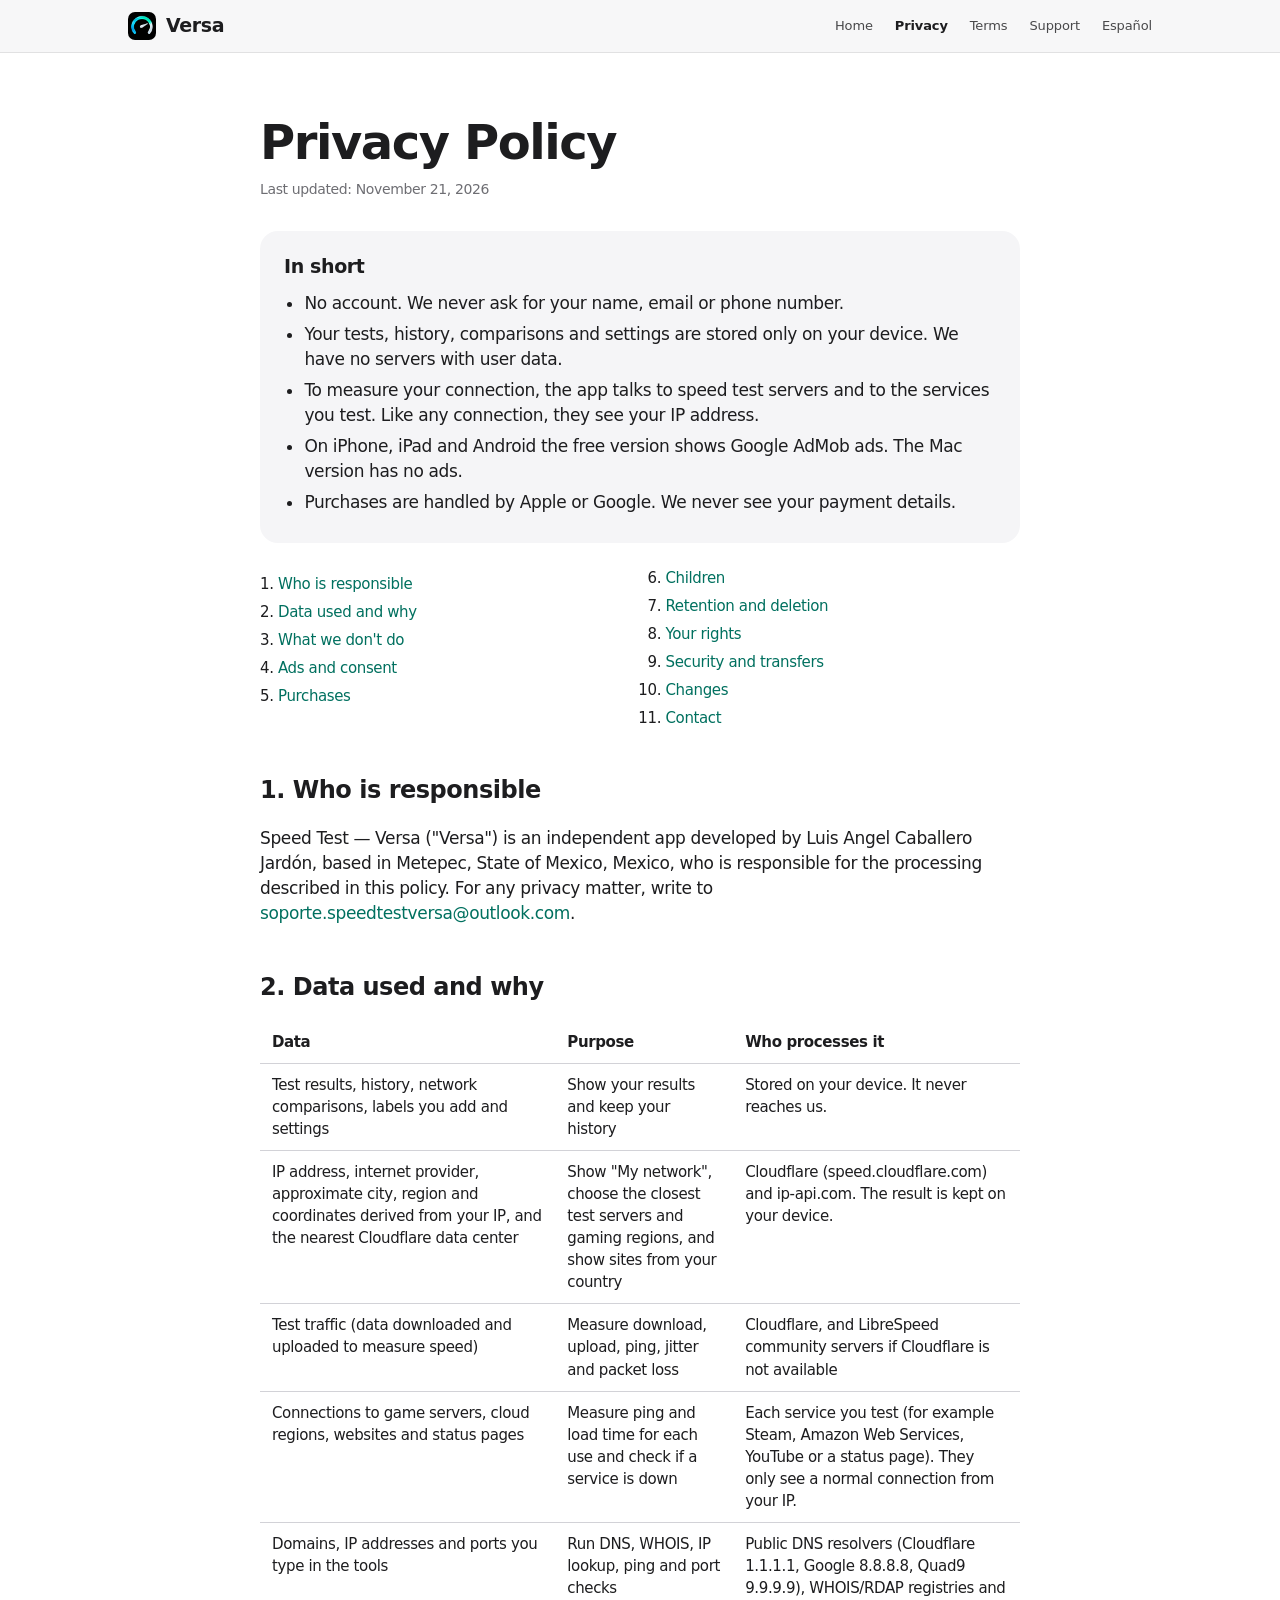
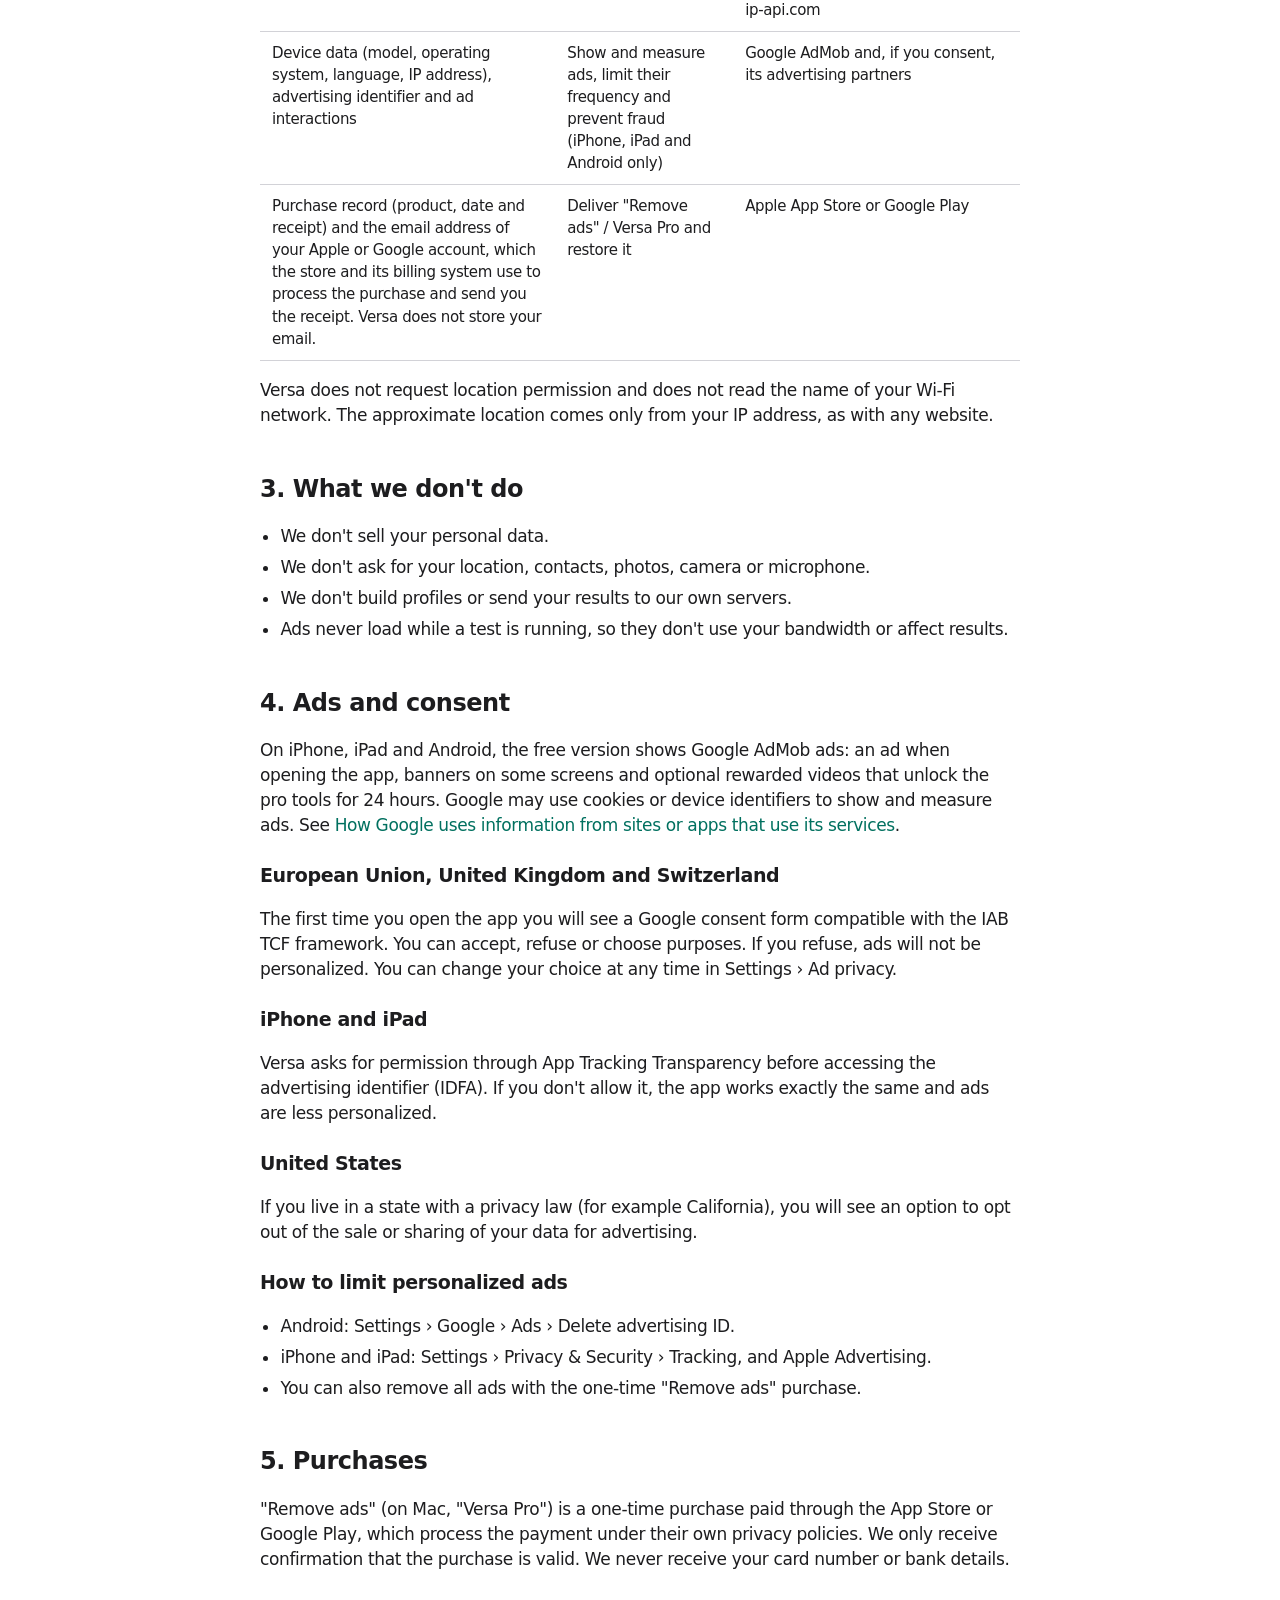
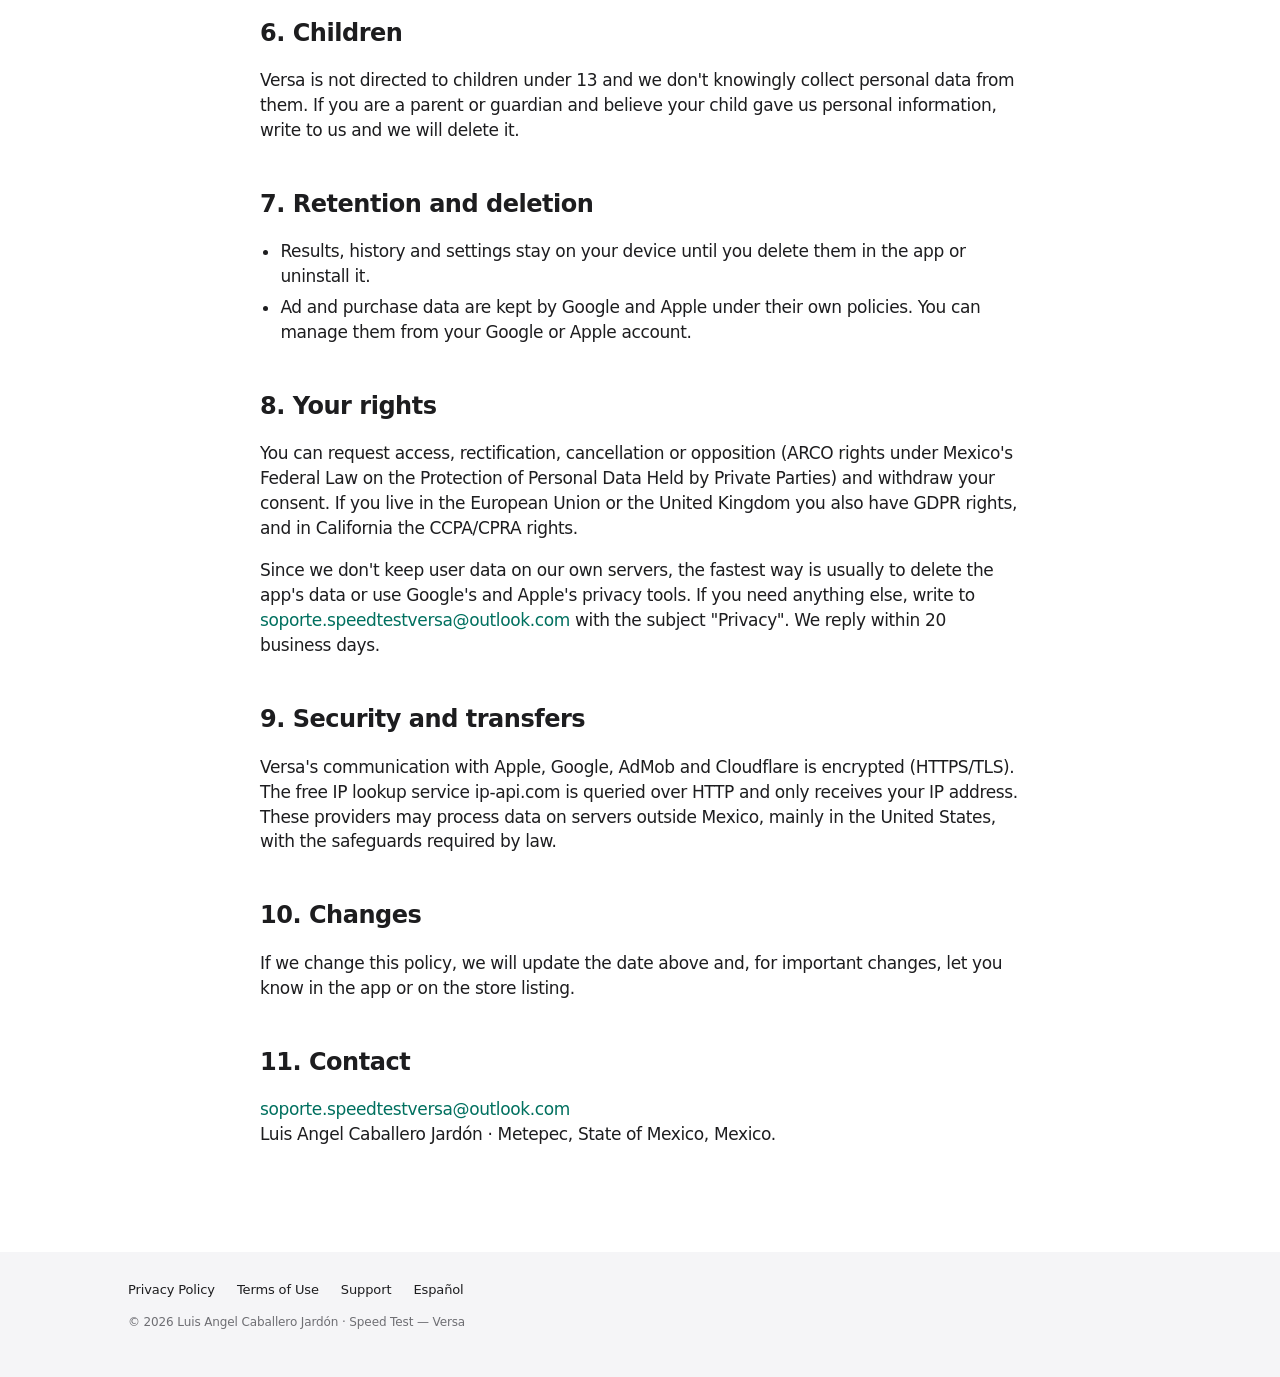
<file: privacy.html>
<!DOCTYPE html>
<html lang="en">
<head>
  <meta charset="utf-8">
  <meta name="viewport" content="width=device-width, initial-scale=1, viewport-fit=cover">
  <meta name="color-scheme" content="light dark">
  <title>Privacy Policy · Speed Test — Versa</title>
  <meta name="description" content="What data Speed Test — Versa uses, why, who processes it and how to exercise your rights.">
  <link rel="canonical" href="https://llcaballeroll.github.io/Speed_test_versa_web/privacy.html">
  <link rel="alternate" hreflang="en" href="https://llcaballeroll.github.io/Speed_test_versa_web/privacy.html">
  <link rel="alternate" hreflang="es" href="https://llcaballeroll.github.io/Speed_test_versa_web/es/privacy.html">
  <link rel="icon" type="image/png" sizes="32x32" href="assets/img/icon-32.png">
  <link rel="apple-touch-icon" href="assets/img/icon-180.png">
  <link rel="stylesheet" href="css/styles.css">
</head>
<body>
  <a class="skip-link" href="#main">Skip to content</a>
  <header class="nav">
    <nav class="wrap nav-inner" aria-label="Main">
      <a class="brand" href="./"><img src="assets/img/icon-180.png" alt="" width="28" height="28">Versa</a>
      <div class="nav-links">
        <a href="./">Home</a>
        <a href="privacy.html" aria-current="page">Privacy</a>
        <a href="terms.html">Terms</a>
        <a href="support.html">Support</a>
        <a href="es/privacy.html" hreflang="es" lang="es">Español</a>
      </div>
    </nav>
  </header>

  <main id="main" class="doc">
    <div class="wrap">
      <h1>Privacy Policy</h1>
      <p class="updated">Last updated: November 21, 2026</p>

      <section class="summary" aria-labelledby="sum">
        <h2 id="sum">In short</h2>
        <ul>
          <li>No account. We never ask for your name, email or phone number.</li>
          <li>Your tests, history, comparisons and settings are stored only on your device. We have no servers with user data.</li>
          <li>To measure your connection, the app talks to speed test servers and to the services you test. Like any connection, they see your IP address.</li>
          <li>On iPhone, iPad and Android the free version shows Google AdMob ads. The Mac version has no ads.</li>
          <li>Purchases are handled by Apple or Google. We never see your payment details.</li>
        </ul>
      </section>

      <nav class="toc" aria-label="Contents">
        <ol>
          <li><a href="#who">Who is responsible</a></li>
          <li><a href="#data">Data used and why</a></li>
          <li><a href="#not">What we don't do</a></li>
          <li><a href="#ads">Ads and consent</a></li>
          <li><a href="#buy">Purchases</a></li>
          <li><a href="#kids">Children</a></li>
          <li><a href="#keep">Retention and deletion</a></li>
          <li><a href="#rights">Your rights</a></li>
          <li><a href="#security">Security and transfers</a></li>
          <li><a href="#changes">Changes</a></li>
          <li><a href="#contact">Contact</a></li>
        </ol>
      </nav>

      <h2 id="who">1. Who is responsible</h2>
      <p>Speed Test — Versa ("Versa") is an independent app developed by Luis Angel Caballero Jardón, based in Metepec, State of Mexico, Mexico, who is responsible for the processing described in this policy. For any privacy matter, write to <a href="mailto:soporte.speedtestversa@outlook.com">soporte.speedtestversa@outlook.com</a>.</p>

      <h2 id="data">2. Data used and why</h2>
      <div class="table-scroll">
        <table>
          <thead><tr><th scope="col">Data</th><th scope="col">Purpose</th><th scope="col">Who processes it</th></tr></thead>
          <tbody>
            <tr><td>Test results, history, network comparisons, labels you add and settings</td><td>Show your results and keep your history</td><td>Stored on your device. It never reaches us.</td></tr>
            <tr><td>IP address, internet provider, approximate city, region and coordinates derived from your IP, and the nearest Cloudflare data center</td><td>Show "My network", choose the closest test servers and gaming regions, and show sites from your country</td><td>Cloudflare (speed.cloudflare.com) and ip-api.com. The result is kept on your device.</td></tr>
            <tr><td>Test traffic (data downloaded and uploaded to measure speed)</td><td>Measure download, upload, ping, jitter and packet loss</td><td>Cloudflare, and LibreSpeed community servers if Cloudflare is not available</td></tr>
            <tr><td>Connections to game servers, cloud regions, websites and status pages</td><td>Measure ping and load time for each use and check if a service is down</td><td>Each service you test (for example Steam, Amazon Web Services, YouTube or a status page). They only see a normal connection from your IP.</td></tr>
            <tr><td>Domains, IP addresses and ports you type in the tools</td><td>Run DNS, WHOIS, IP lookup, ping and port checks</td><td>Public DNS resolvers (Cloudflare 1.1.1.1, Google 8.8.8.8, Quad9 9.9.9.9), WHOIS/RDAP registries and ip-api.com</td></tr>
            <tr><td>Device data (model, operating system, language, IP address), advertising identifier and ad interactions</td><td>Show and measure ads, limit their frequency and prevent fraud (iPhone, iPad and Android only)</td><td>Google AdMob and, if you consent, its advertising partners</td></tr>
            <tr><td>Purchase record (product, date and receipt) and the email address of your Apple or Google account, which the store and its billing system use to process the purchase and send you the receipt. Versa does not store your email.</td><td>Deliver "Remove ads" / Versa Pro and restore it</td><td>Apple App Store or Google Play</td></tr>
          </tbody>
        </table>
      </div>
      <p>Versa does not request location permission and does not read the name of your Wi-Fi network. The approximate location comes only from your IP address, as with any website.</p>

      <h2 id="not">3. What we don't do</h2>
      <ul>
        <li>We don't sell your personal data.</li>
        <li>We don't ask for your location, contacts, photos, camera or microphone.</li>
        <li>We don't build profiles or send your results to our own servers.</li>
        <li>Ads never load while a test is running, so they don't use your bandwidth or affect results.</li>
      </ul>

      <h2 id="ads">4. Ads and consent</h2>
      <p>On iPhone, iPad and Android, the free version shows Google AdMob ads: an ad when opening the app, banners on some screens and optional rewarded videos that unlock the pro tools for 24 hours. Google may use cookies or device identifiers to show and measure ads. See <a href="https://policies.google.com/technologies/partner-sites" rel="noopener">How Google uses information from sites or apps that use its services</a>.</p>
      <h3>European Union, United Kingdom and Switzerland</h3>
      <p>The first time you open the app you will see a Google consent form compatible with the IAB TCF framework. You can accept, refuse or choose purposes. If you refuse, ads will not be personalized. You can change your choice at any time in Settings › Ad privacy.</p>
      <h3>iPhone and iPad</h3>
      <p>Versa asks for permission through App Tracking Transparency before accessing the advertising identifier (IDFA). If you don't allow it, the app works exactly the same and ads are less personalized.</p>
      <h3>United States</h3>
      <p>If you live in a state with a privacy law (for example California), you will see an option to opt out of the sale or sharing of your data for advertising.</p>
      <h3>How to limit personalized ads</h3>
      <ul>
        <li>Android: Settings › Google › Ads › Delete advertising ID.</li>
        <li>iPhone and iPad: Settings › Privacy &amp; Security › Tracking, and Apple Advertising.</li>
        <li>You can also remove all ads with the one-time "Remove ads" purchase.</li>
      </ul>

      <h2 id="buy">5. Purchases</h2>
      <p>"Remove ads" (on Mac, "Versa Pro") is a one-time purchase paid through the App Store or Google Play, which process the payment under their own privacy policies. We only receive confirmation that the purchase is valid. We never receive your card number or bank details.</p>

      <h2 id="kids">6. Children</h2>
      <p>Versa is not directed to children under 13 and we don't knowingly collect personal data from them. If you are a parent or guardian and believe your child gave us personal information, write to us and we will delete it.</p>

      <h2 id="keep">7. Retention and deletion</h2>
      <ul>
        <li>Results, history and settings stay on your device until you delete them in the app or uninstall it.</li>
        <li>Ad and purchase data are kept by Google and Apple under their own policies. You can manage them from your Google or Apple account.</li>
      </ul>

      <h2 id="rights">8. Your rights</h2>
      <p>You can request access, rectification, cancellation or opposition (ARCO rights under Mexico's Federal Law on the Protection of Personal Data Held by Private Parties) and withdraw your consent. If you live in the European Union or the United Kingdom you also have GDPR rights, and in California the CCPA/CPRA rights.</p>
      <p>Since we don't keep user data on our own servers, the fastest way is usually to delete the app's data or use Google's and Apple's privacy tools. If you need anything else, write to <a href="mailto:soporte.speedtestversa@outlook.com?subject=Privacy%20Versa">soporte.speedtestversa@outlook.com</a> with the subject "Privacy". We reply within 20 business days.</p>

      <h2 id="security">9. Security and transfers</h2>
      <p>Versa's communication with Apple, Google, AdMob and Cloudflare is encrypted (HTTPS/TLS). The free IP lookup service ip-api.com is queried over HTTP and only receives your IP address. These providers may process data on servers outside Mexico, mainly in the United States, with the safeguards required by law.</p>

      <h2 id="changes">10. Changes</h2>
      <p>If we change this policy, we will update the date above and, for important changes, let you know in the app or on the store listing.</p>

      <h2 id="contact">11. Contact</h2>
      <p><a href="mailto:soporte.speedtestversa@outlook.com">soporte.speedtestversa@outlook.com</a><br>Luis Angel Caballero Jardón · Metepec, State of Mexico, Mexico.</p>
    </div>
  </main>

  <footer class="footer">
    <div class="wrap">
      <div class="footer-links">
        <a href="privacy.html">Privacy Policy</a>
        <a href="terms.html">Terms of Use</a>
        <a href="support.html">Support</a>
        <a href="es/privacy.html" hreflang="es" lang="es">Español</a>
      </div>
      <p>© 2026 Luis Angel Caballero Jardón · Speed Test — Versa</p>
    </div>
  </footer>
</body>
</html>
</file>
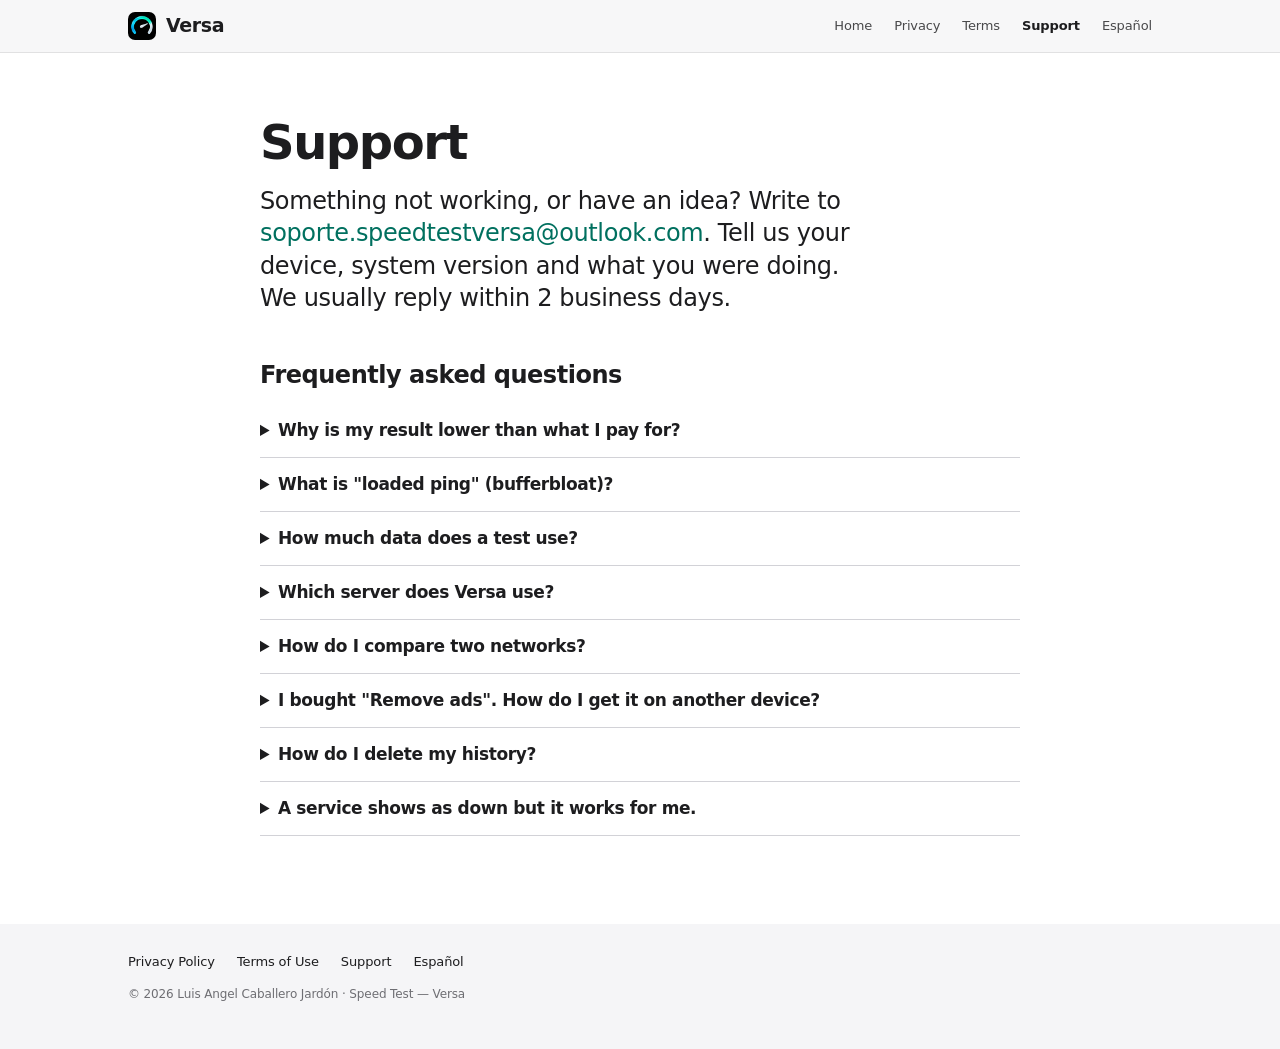
<file: support.html>
<!DOCTYPE html>
<html lang="en">
<head>
  <meta charset="utf-8">
  <meta name="viewport" content="width=device-width, initial-scale=1, viewport-fit=cover">
  <meta name="color-scheme" content="light dark">
  <title>Support · Speed Test — Versa</title>
  <meta name="description" content="Help and frequently asked questions about Speed Test — Versa.">
  <link rel="canonical" href="https://llcaballeroll.github.io/Speed_test_versa_web/support.html">
  <link rel="alternate" hreflang="en" href="https://llcaballeroll.github.io/Speed_test_versa_web/support.html">
  <link rel="alternate" hreflang="es" href="https://llcaballeroll.github.io/Speed_test_versa_web/es/support.html">
  <link rel="icon" type="image/png" sizes="32x32" href="assets/img/icon-32.png">
  <link rel="apple-touch-icon" href="assets/img/icon-180.png">
  <link rel="stylesheet" href="css/styles.css">
</head>
<body>
  <a class="skip-link" href="#main">Skip to content</a>
  <header class="nav">
    <nav class="wrap nav-inner" aria-label="Main">
      <a class="brand" href="./"><img src="assets/img/icon-180.png" alt="" width="28" height="28">Versa</a>
      <div class="nav-links">
        <a href="./">Home</a>
        <a href="privacy.html">Privacy</a>
        <a href="terms.html">Terms</a>
        <a href="support.html" aria-current="page">Support</a>
        <a href="es/support.html" hreflang="es" lang="es">Español</a>
      </div>
    </nav>
  </header>

  <main id="main" class="doc">
    <div class="wrap">
      <h1>Support</h1>
      <p class="lead" style="margin-left:0">Something not working, or have an idea? Write to <a href="mailto:soporte.speedtestversa@outlook.com?subject=Versa%20support">soporte.speedtestversa@outlook.com</a>. Tell us your device, system version and what you were doing. We usually reply within 2 business days.</p>

      <h2>Frequently asked questions</h2>
      <details>
        <summary>Why is my result lower than what I pay for?</summary>
        <p>Wi-Fi is usually the bottleneck: distance to the router, walls, the 2.4 GHz band and other devices using the network all lower the result. Test close to the router on the 5 GHz or 6 GHz band, or with a cable on Mac, to see your real line speed.</p>
      </details>
      <details>
        <summary>What is "loaded ping" (bufferbloat)?</summary>
        <p>It's your ping while the connection is busy downloading or uploading. If it rises a lot, you'll feel lag in games and calls whenever someone else is using the internet. Routers with SQM or QoS help reduce it.</p>
      </details>
      <details>
        <summary>How much data does a test use?</summary>
        <p>Between 50 and 500 MB, depending on your speed. Faster connections move more data in the same time.</p>
      </details>
      <details>
        <summary>Which server does Versa use?</summary>
        <p>Cloudflare's closest data center, chosen automatically, with community LibreSpeed servers as a backup. Gaming ping is measured against the cloud regions closest to you.</p>
      </details>
      <details>
        <summary>How do I compare two networks?</summary>
        <p>Go to Compare, test the first network, switch to the other Wi-Fi or to mobile data and test again. Versa shows which one wins overall and for each use.</p>
      </details>
      <details>
        <summary>I bought "Remove ads". How do I get it on another device?</summary>
        <p>Open Settings in Versa and tap "Restore purchases", signed in with the same Apple ID or Google account. On Apple devices the same purchase also unlocks Versa Pro on Mac.</p>
      </details>
      <details>
        <summary>How do I delete my history?</summary>
        <p>In History, use the trash button. Uninstalling the app also deletes all its data, since everything is stored only on your device.</p>
      </details>
      <details>
        <summary>A service shows as down but it works for me.</summary>
        <p>"Is it down?" combines the official status page with a test from your network. If they disagree, Versa tells you. Check again in a few minutes.</p>
      </details>
    </div>
  </main>

  <footer class="footer">
    <div class="wrap">
      <div class="footer-links">
        <a href="privacy.html">Privacy Policy</a>
        <a href="terms.html">Terms of Use</a>
        <a href="support.html">Support</a>
        <a href="es/support.html" hreflang="es" lang="es">Español</a>
      </div>
      <p>© 2026 Luis Angel Caballero Jardón · Speed Test — Versa</p>
    </div>
  </footer>
</body>
</html>
</file>
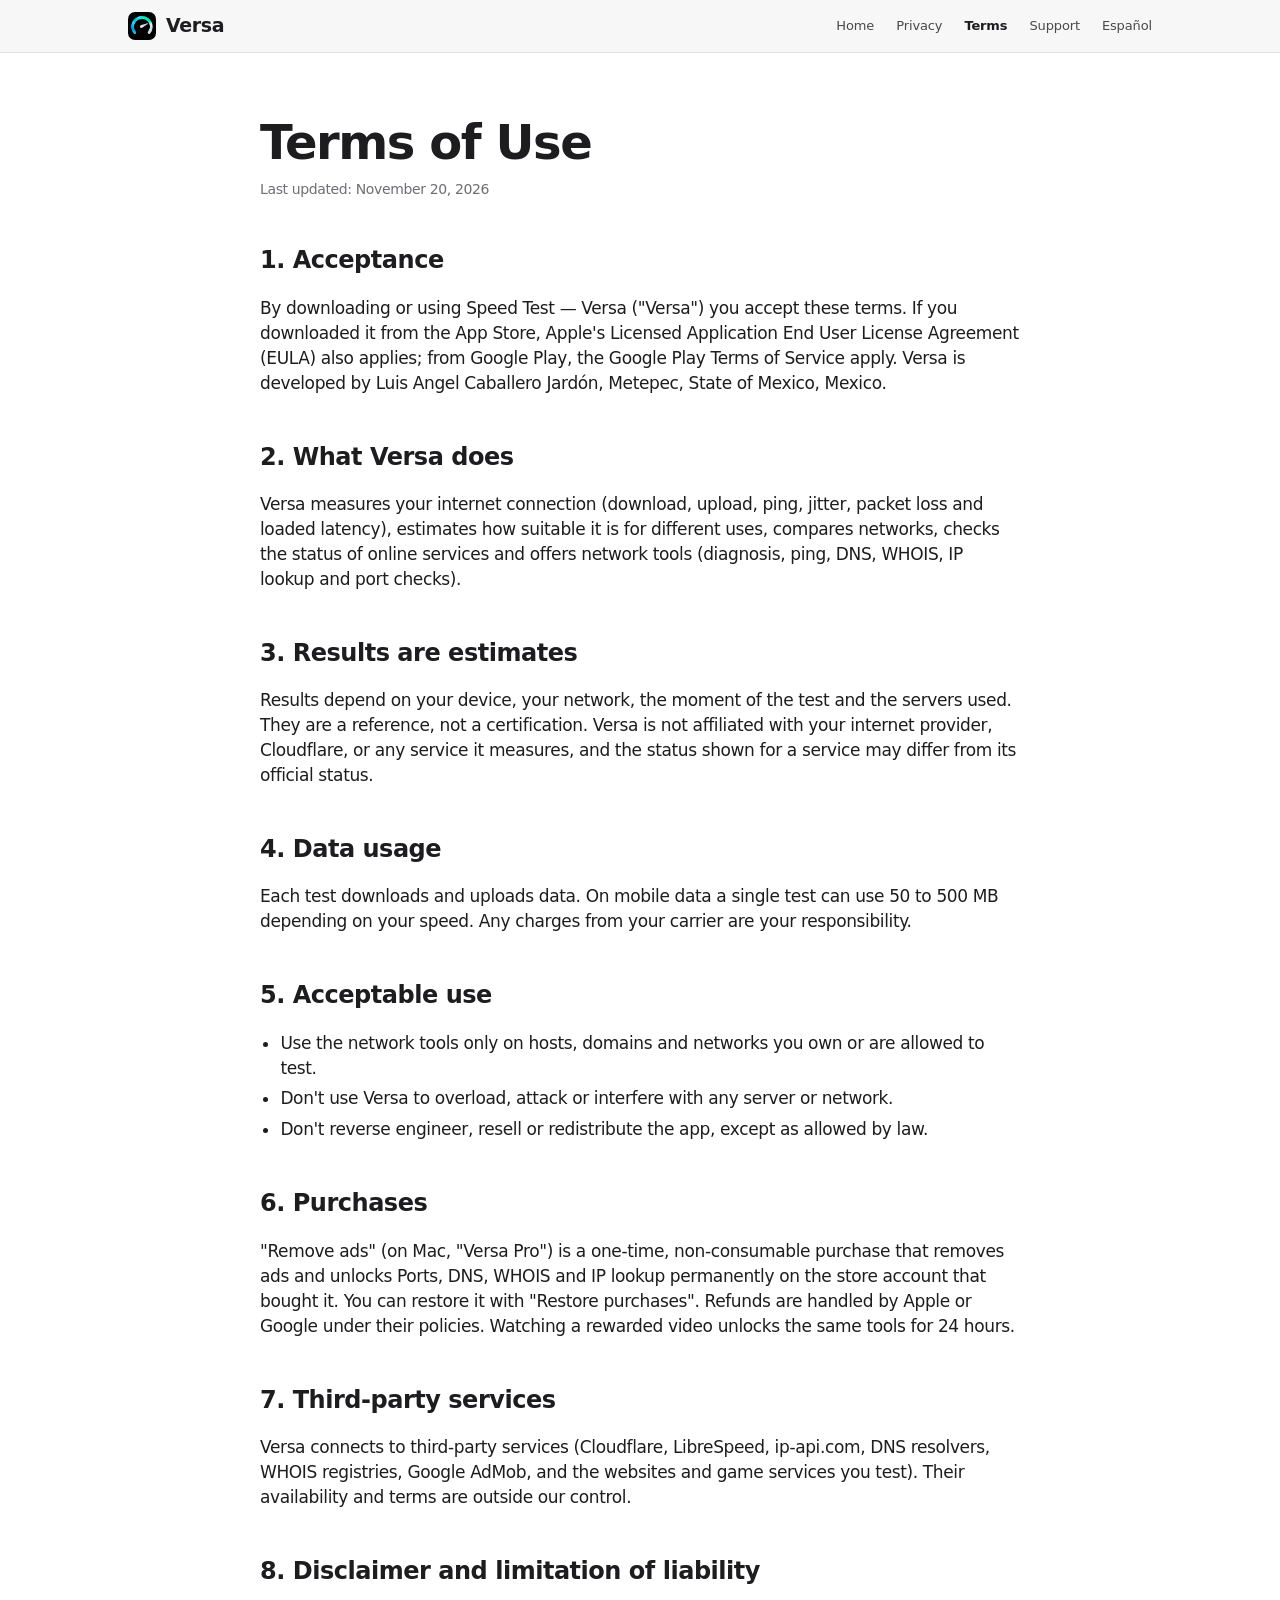
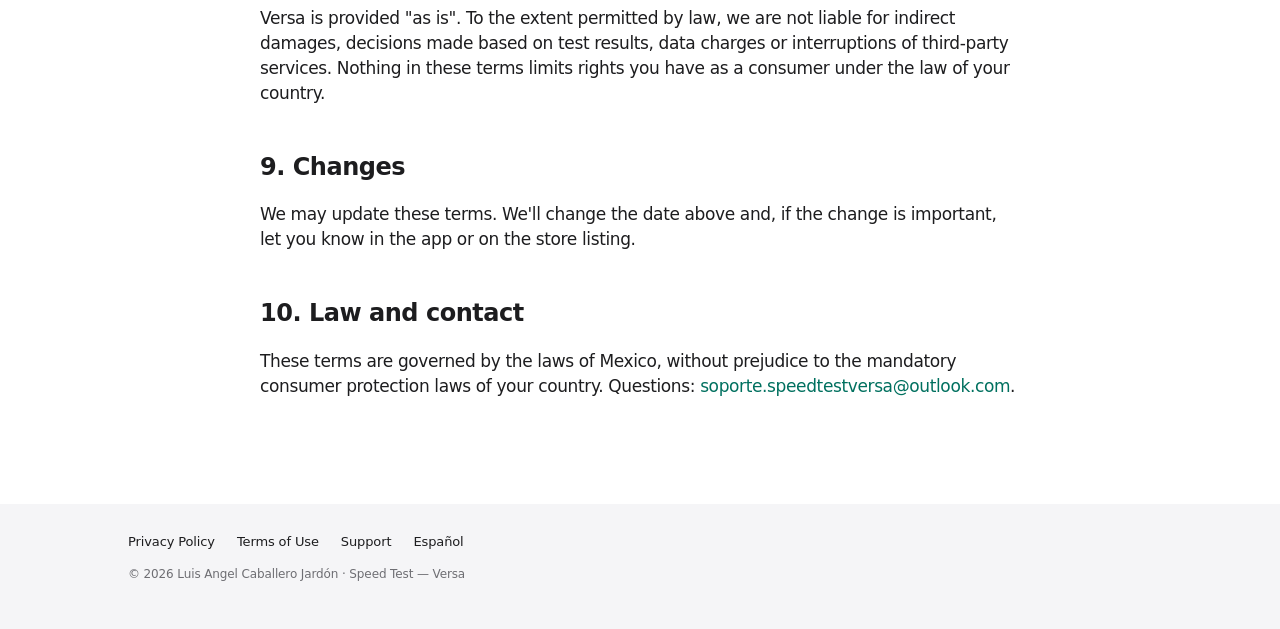
<file: terms.html>
<!DOCTYPE html>
<html lang="en">
<head>
  <meta charset="utf-8">
  <meta name="viewport" content="width=device-width, initial-scale=1, viewport-fit=cover">
  <meta name="color-scheme" content="light dark">
  <title>Terms of Use · Speed Test — Versa</title>
  <meta name="description" content="Terms of use of the Speed Test — Versa app.">
  <link rel="canonical" href="https://llcaballeroll.github.io/Speed_test_versa_web/terms.html">
  <link rel="alternate" hreflang="en" href="https://llcaballeroll.github.io/Speed_test_versa_web/terms.html">
  <link rel="alternate" hreflang="es" href="https://llcaballeroll.github.io/Speed_test_versa_web/es/terms.html">
  <link rel="icon" type="image/png" sizes="32x32" href="assets/img/icon-32.png">
  <link rel="apple-touch-icon" href="assets/img/icon-180.png">
  <link rel="stylesheet" href="css/styles.css">
</head>
<body>
  <a class="skip-link" href="#main">Skip to content</a>
  <header class="nav">
    <nav class="wrap nav-inner" aria-label="Main">
      <a class="brand" href="./"><img src="assets/img/icon-180.png" alt="" width="28" height="28">Versa</a>
      <div class="nav-links">
        <a href="./">Home</a>
        <a href="privacy.html">Privacy</a>
        <a href="terms.html" aria-current="page">Terms</a>
        <a href="support.html">Support</a>
        <a href="es/terms.html" hreflang="es" lang="es">Español</a>
      </div>
    </nav>
  </header>

  <main id="main" class="doc">
    <div class="wrap">
      <h1>Terms of Use</h1>
      <p class="updated">Last updated: November 20, 2026</p>

      <h2>1. Acceptance</h2>
      <p>By downloading or using Speed Test — Versa ("Versa") you accept these terms. If you downloaded it from the App Store, Apple's Licensed Application End User License Agreement (EULA) also applies; from Google Play, the Google Play Terms of Service apply. Versa is developed by Luis Angel Caballero Jardón, Metepec, State of Mexico, Mexico.</p>

      <h2>2. What Versa does</h2>
      <p>Versa measures your internet connection (download, upload, ping, jitter, packet loss and loaded latency), estimates how suitable it is for different uses, compares networks, checks the status of online services and offers network tools (diagnosis, ping, DNS, WHOIS, IP lookup and port checks).</p>

      <h2>3. Results are estimates</h2>
      <p>Results depend on your device, your network, the moment of the test and the servers used. They are a reference, not a certification. Versa is not affiliated with your internet provider, Cloudflare, or any service it measures, and the status shown for a service may differ from its official status.</p>

      <h2>4. Data usage</h2>
      <p>Each test downloads and uploads data. On mobile data a single test can use 50 to 500 MB depending on your speed. Any charges from your carrier are your responsibility.</p>

      <h2>5. Acceptable use</h2>
      <ul>
        <li>Use the network tools only on hosts, domains and networks you own or are allowed to test.</li>
        <li>Don't use Versa to overload, attack or interfere with any server or network.</li>
        <li>Don't reverse engineer, resell or redistribute the app, except as allowed by law.</li>
      </ul>

      <h2>6. Purchases</h2>
      <p>"Remove ads" (on Mac, "Versa Pro") is a one-time, non-consumable purchase that removes ads and unlocks Ports, DNS, WHOIS and IP lookup permanently on the store account that bought it. You can restore it with "Restore purchases". Refunds are handled by Apple or Google under their policies. Watching a rewarded video unlocks the same tools for 24 hours.</p>

      <h2>7. Third-party services</h2>
      <p>Versa connects to third-party services (Cloudflare, LibreSpeed, ip-api.com, DNS resolvers, WHOIS registries, Google AdMob, and the websites and game services you test). Their availability and terms are outside our control.</p>

      <h2>8. Disclaimer and limitation of liability</h2>
      <p>Versa is provided "as is". To the extent permitted by law, we are not liable for indirect damages, decisions made based on test results, data charges or interruptions of third-party services. Nothing in these terms limits rights you have as a consumer under the law of your country.</p>

      <h2>9. Changes</h2>
      <p>We may update these terms. We'll change the date above and, if the change is important, let you know in the app or on the store listing.</p>

      <h2>10. Law and contact</h2>
      <p>These terms are governed by the laws of Mexico, without prejudice to the mandatory consumer protection laws of your country. Questions: <a href="mailto:soporte.speedtestversa@outlook.com">soporte.speedtestversa@outlook.com</a>.</p>
    </div>
  </main>

  <footer class="footer">
    <div class="wrap">
      <div class="footer-links">
        <a href="privacy.html">Privacy Policy</a>
        <a href="terms.html">Terms of Use</a>
        <a href="support.html">Support</a>
        <a href="es/terms.html" hreflang="es" lang="es">Español</a>
      </div>
      <p>© 2026 Luis Angel Caballero Jardón · Speed Test — Versa</p>
    </div>
  </footer>
</body>
</html>
</file>
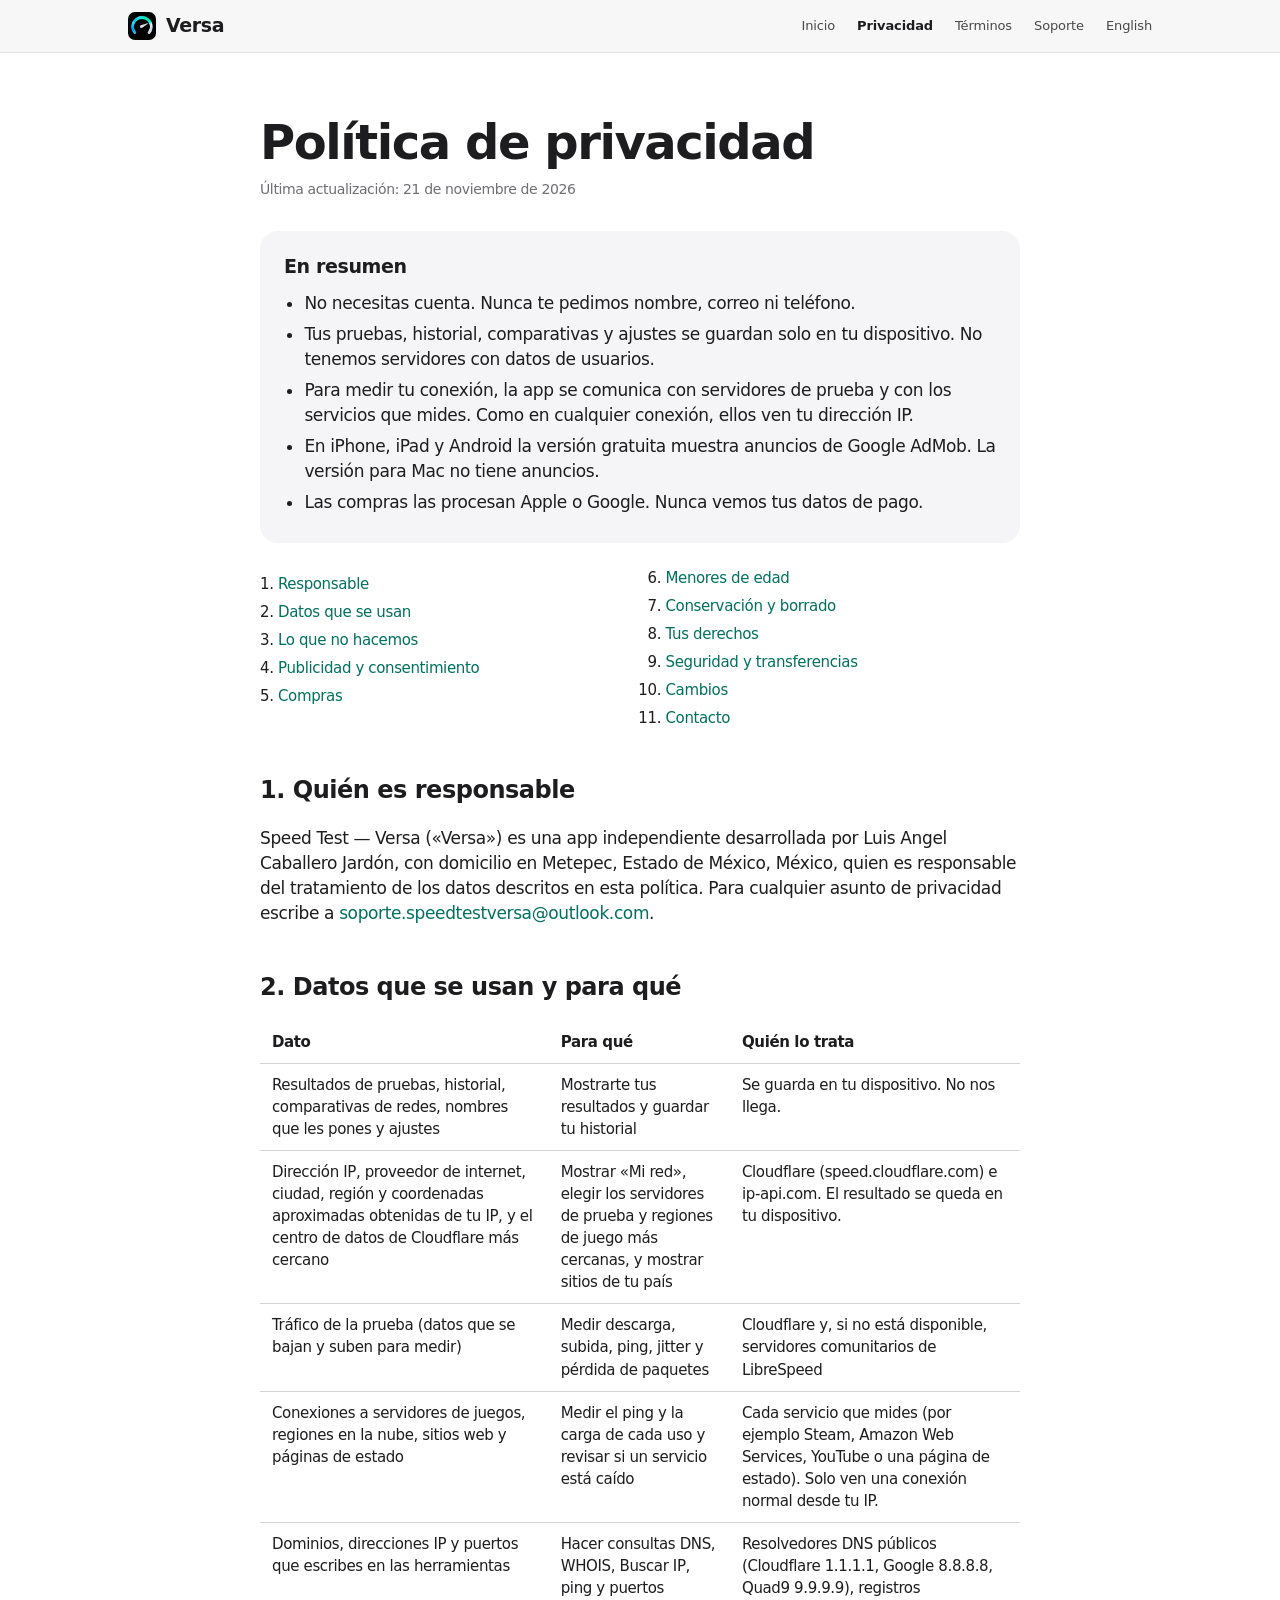
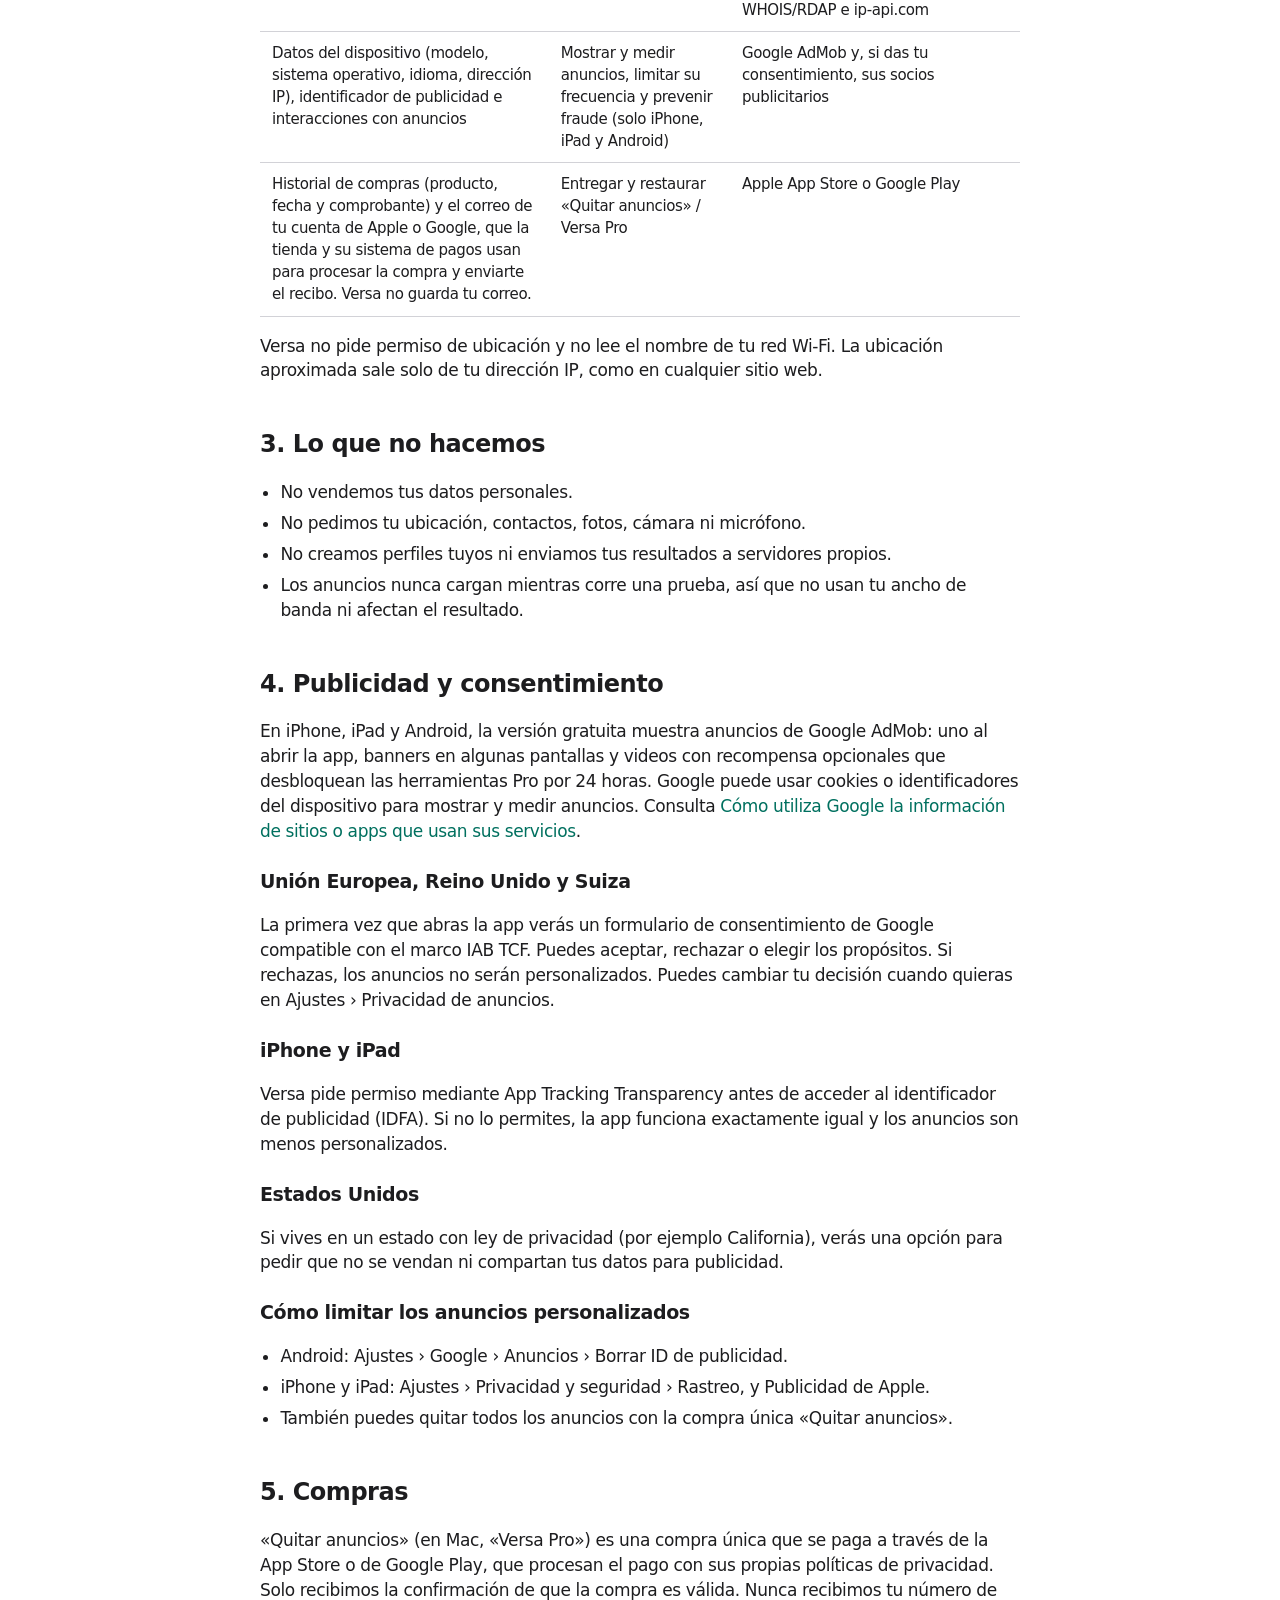
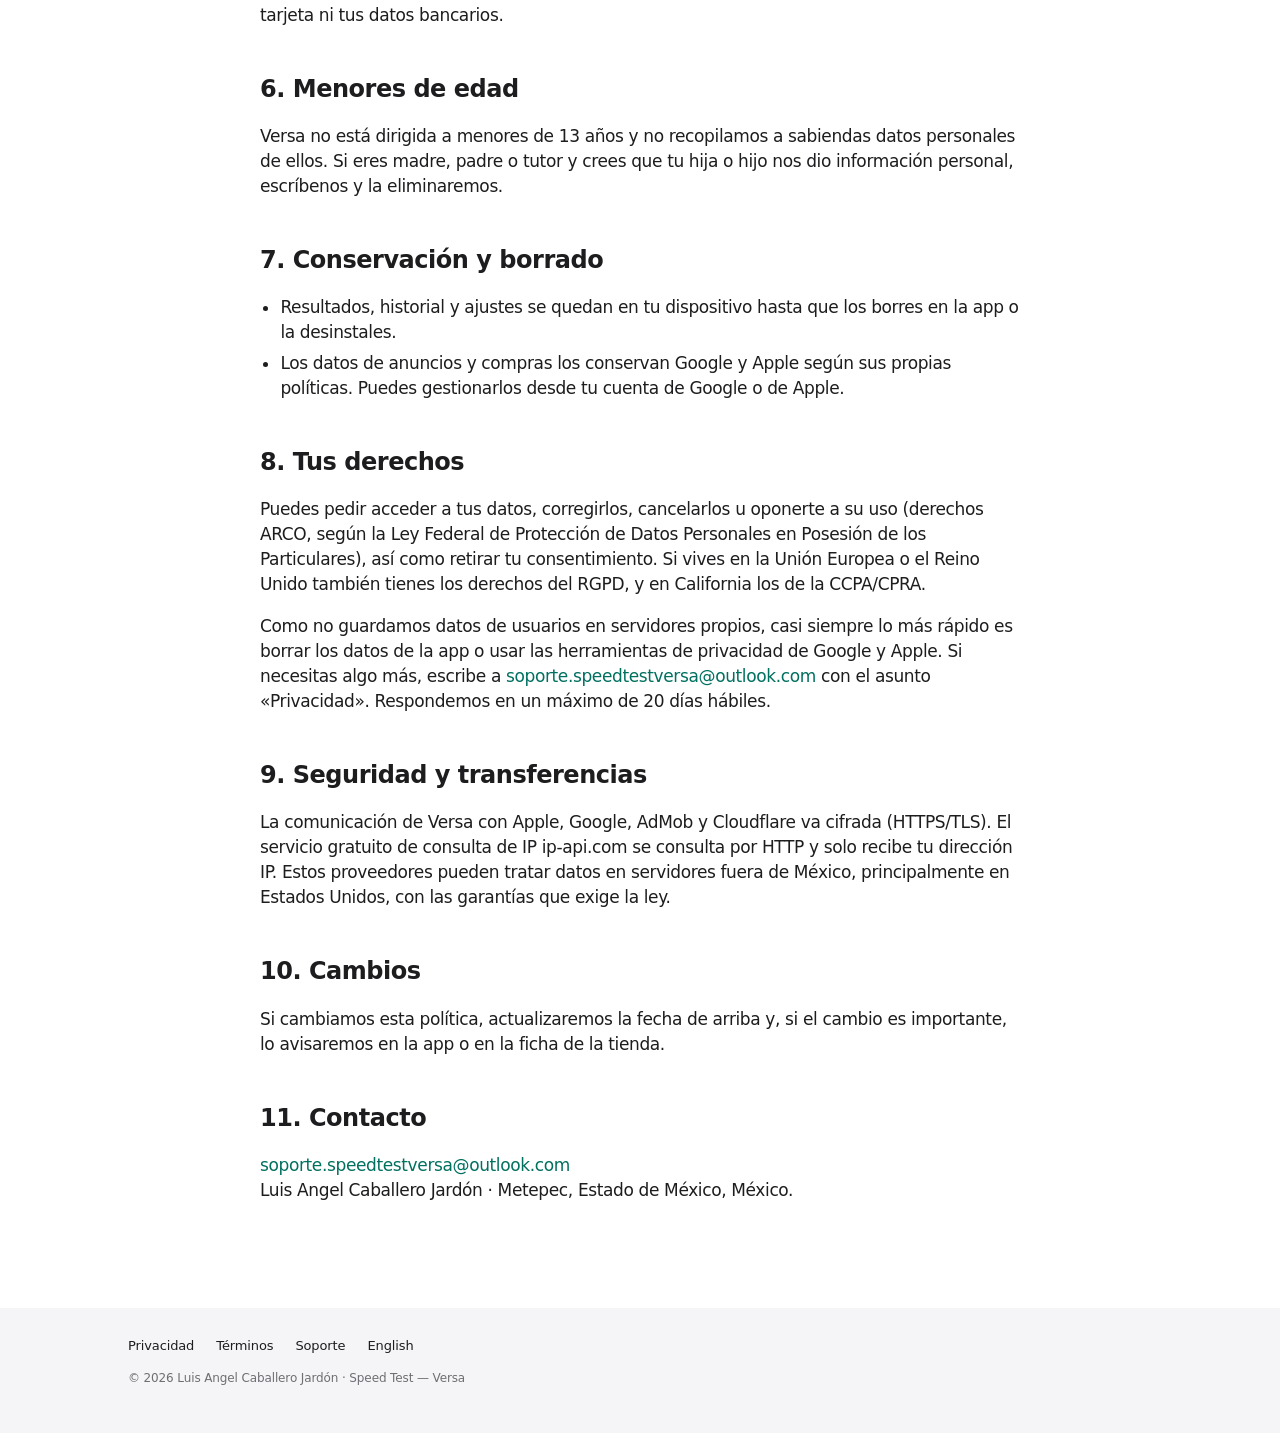
<file: es/privacy.html>
<!DOCTYPE html>
<html lang="es">
<head>
  <meta charset="utf-8">
  <meta name="viewport" content="width=device-width, initial-scale=1, viewport-fit=cover">
  <meta name="color-scheme" content="light dark">
  <title>Política de privacidad · Speed Test — Versa</title>
  <meta name="description" content="Qué datos usa Speed Test — Versa, para qué, quién los trata y cómo ejercer tus derechos.">
  <link rel="canonical" href="https://llcaballeroll.github.io/Speed_test_versa_web/es/privacy.html">
  <link rel="alternate" hreflang="en" href="https://llcaballeroll.github.io/Speed_test_versa_web/privacy.html">
  <link rel="alternate" hreflang="es" href="https://llcaballeroll.github.io/Speed_test_versa_web/es/privacy.html">
  <link rel="icon" type="image/png" sizes="32x32" href="../assets/img/icon-32.png">
  <link rel="apple-touch-icon" href="../assets/img/icon-180.png">
  <link rel="stylesheet" href="../css/styles.css">
</head>
<body>
  <a class="skip-link" href="#main">Saltar al contenido</a>
  <header class="nav">
    <nav class="wrap nav-inner" aria-label="Principal">
      <a class="brand" href="./"><img src="../assets/img/icon-180.png" alt="" width="28" height="28">Versa</a>
      <div class="nav-links">
        <a href="./">Inicio</a>
        <a href="privacy.html" aria-current="page">Privacidad</a>
        <a href="terms.html">Términos</a>
        <a href="support.html">Soporte</a>
        <a href="../privacy.html" hreflang="en" lang="en">English</a>
      </div>
    </nav>
  </header>

  <main id="main" class="doc">
    <div class="wrap">
      <h1>Política de privacidad</h1>
      <p class="updated">Última actualización: 21 de noviembre de 2026</p>

      <section class="summary" aria-labelledby="sum">
        <h2 id="sum">En resumen</h2>
        <ul>
          <li>No necesitas cuenta. Nunca te pedimos nombre, correo ni teléfono.</li>
          <li>Tus pruebas, historial, comparativas y ajustes se guardan solo en tu dispositivo. No tenemos servidores con datos de usuarios.</li>
          <li>Para medir tu conexión, la app se comunica con servidores de prueba y con los servicios que mides. Como en cualquier conexión, ellos ven tu dirección IP.</li>
          <li>En iPhone, iPad y Android la versión gratuita muestra anuncios de Google AdMob. La versión para Mac no tiene anuncios.</li>
          <li>Las compras las procesan Apple o Google. Nunca vemos tus datos de pago.</li>
        </ul>
      </section>

      <nav class="toc" aria-label="Contenido">
        <ol>
          <li><a href="#who">Responsable</a></li>
          <li><a href="#data">Datos que se usan</a></li>
          <li><a href="#not">Lo que no hacemos</a></li>
          <li><a href="#ads">Publicidad y consentimiento</a></li>
          <li><a href="#buy">Compras</a></li>
          <li><a href="#kids">Menores de edad</a></li>
          <li><a href="#keep">Conservación y borrado</a></li>
          <li><a href="#rights">Tus derechos</a></li>
          <li><a href="#security">Seguridad y transferencias</a></li>
          <li><a href="#changes">Cambios</a></li>
          <li><a href="#contact">Contacto</a></li>
        </ol>
      </nav>

      <h2 id="who">1. Quién es responsable</h2>
      <p>Speed Test — Versa («Versa») es una app independiente desarrollada por Luis Angel Caballero Jardón, con domicilio en Metepec, Estado de México, México, quien es responsable del tratamiento de los datos descritos en esta política. Para cualquier asunto de privacidad escribe a <a href="mailto:soporte.speedtestversa@outlook.com">soporte.speedtestversa@outlook.com</a>.</p>

      <h2 id="data">2. Datos que se usan y para qué</h2>
      <div class="table-scroll">
        <table>
          <thead><tr><th scope="col">Dato</th><th scope="col">Para qué</th><th scope="col">Quién lo trata</th></tr></thead>
          <tbody>
            <tr><td>Resultados de pruebas, historial, comparativas de redes, nombres que les pones y ajustes</td><td>Mostrarte tus resultados y guardar tu historial</td><td>Se guarda en tu dispositivo. No nos llega.</td></tr>
            <tr><td>Dirección IP, proveedor de internet, ciudad, región y coordenadas aproximadas obtenidas de tu IP, y el centro de datos de Cloudflare más cercano</td><td>Mostrar «Mi red», elegir los servidores de prueba y regiones de juego más cercanas, y mostrar sitios de tu país</td><td>Cloudflare (speed.cloudflare.com) e ip-api.com. El resultado se queda en tu dispositivo.</td></tr>
            <tr><td>Tráfico de la prueba (datos que se bajan y suben para medir)</td><td>Medir descarga, subida, ping, jitter y pérdida de paquetes</td><td>Cloudflare y, si no está disponible, servidores comunitarios de LibreSpeed</td></tr>
            <tr><td>Conexiones a servidores de juegos, regiones en la nube, sitios web y páginas de estado</td><td>Medir el ping y la carga de cada uso y revisar si un servicio está caído</td><td>Cada servicio que mides (por ejemplo Steam, Amazon Web Services, YouTube o una página de estado). Solo ven una conexión normal desde tu IP.</td></tr>
            <tr><td>Dominios, direcciones IP y puertos que escribes en las herramientas</td><td>Hacer consultas DNS, WHOIS, Buscar IP, ping y puertos</td><td>Resolvedores DNS públicos (Cloudflare 1.1.1.1, Google 8.8.8.8, Quad9 9.9.9.9), registros WHOIS/RDAP e ip-api.com</td></tr>
            <tr><td>Datos del dispositivo (modelo, sistema operativo, idioma, dirección IP), identificador de publicidad e interacciones con anuncios</td><td>Mostrar y medir anuncios, limitar su frecuencia y prevenir fraude (solo iPhone, iPad y Android)</td><td>Google AdMob y, si das tu consentimiento, sus socios publicitarios</td></tr>
            <tr><td>Historial de compras (producto, fecha y comprobante) y el correo de tu cuenta de Apple o Google, que la tienda y su sistema de pagos usan para procesar la compra y enviarte el recibo. Versa no guarda tu correo.</td><td>Entregar y restaurar «Quitar anuncios» / Versa Pro</td><td>Apple App Store o Google Play</td></tr>
          </tbody>
        </table>
      </div>
      <p>Versa no pide permiso de ubicación y no lee el nombre de tu red Wi-Fi. La ubicación aproximada sale solo de tu dirección IP, como en cualquier sitio web.</p>

      <h2 id="not">3. Lo que no hacemos</h2>
      <ul>
        <li>No vendemos tus datos personales.</li>
        <li>No pedimos tu ubicación, contactos, fotos, cámara ni micrófono.</li>
        <li>No creamos perfiles tuyos ni enviamos tus resultados a servidores propios.</li>
        <li>Los anuncios nunca cargan mientras corre una prueba, así que no usan tu ancho de banda ni afectan el resultado.</li>
      </ul>

      <h2 id="ads">4. Publicidad y consentimiento</h2>
      <p>En iPhone, iPad y Android, la versión gratuita muestra anuncios de Google AdMob: uno al abrir la app, banners en algunas pantallas y videos con recompensa opcionales que desbloquean las herramientas Pro por 24 horas. Google puede usar cookies o identificadores del dispositivo para mostrar y medir anuncios. Consulta <a href="https://policies.google.com/technologies/partner-sites?hl=es" rel="noopener">Cómo utiliza Google la información de sitios o apps que usan sus servicios</a>.</p>
      <h3>Unión Europea, Reino Unido y Suiza</h3>
      <p>La primera vez que abras la app verás un formulario de consentimiento de Google compatible con el marco IAB TCF. Puedes aceptar, rechazar o elegir los propósitos. Si rechazas, los anuncios no serán personalizados. Puedes cambiar tu decisión cuando quieras en Ajustes › Privacidad de anuncios.</p>
      <h3>iPhone y iPad</h3>
      <p>Versa pide permiso mediante App Tracking Transparency antes de acceder al identificador de publicidad (IDFA). Si no lo permites, la app funciona exactamente igual y los anuncios son menos personalizados.</p>
      <h3>Estados Unidos</h3>
      <p>Si vives en un estado con ley de privacidad (por ejemplo California), verás una opción para pedir que no se vendan ni compartan tus datos para publicidad.</p>
      <h3>Cómo limitar los anuncios personalizados</h3>
      <ul>
        <li>Android: Ajustes › Google › Anuncios › Borrar ID de publicidad.</li>
        <li>iPhone y iPad: Ajustes › Privacidad y seguridad › Rastreo, y Publicidad de Apple.</li>
        <li>También puedes quitar todos los anuncios con la compra única «Quitar anuncios».</li>
      </ul>

      <h2 id="buy">5. Compras</h2>
      <p>«Quitar anuncios» (en Mac, «Versa Pro») es una compra única que se paga a través de la App Store o de Google Play, que procesan el pago con sus propias políticas de privacidad. Solo recibimos la confirmación de que la compra es válida. Nunca recibimos tu número de tarjeta ni tus datos bancarios.</p>

      <h2 id="kids">6. Menores de edad</h2>
      <p>Versa no está dirigida a menores de 13 años y no recopilamos a sabiendas datos personales de ellos. Si eres madre, padre o tutor y crees que tu hija o hijo nos dio información personal, escríbenos y la eliminaremos.</p>

      <h2 id="keep">7. Conservación y borrado</h2>
      <ul>
        <li>Resultados, historial y ajustes se quedan en tu dispositivo hasta que los borres en la app o la desinstales.</li>
        <li>Los datos de anuncios y compras los conservan Google y Apple según sus propias políticas. Puedes gestionarlos desde tu cuenta de Google o de Apple.</li>
      </ul>

      <h2 id="rights">8. Tus derechos</h2>
      <p>Puedes pedir acceder a tus datos, corregirlos, cancelarlos u oponerte a su uso (derechos ARCO, según la Ley Federal de Protección de Datos Personales en Posesión de los Particulares), así como retirar tu consentimiento. Si vives en la Unión Europea o el Reino Unido también tienes los derechos del RGPD, y en California los de la CCPA/CPRA.</p>
      <p>Como no guardamos datos de usuarios en servidores propios, casi siempre lo más rápido es borrar los datos de la app o usar las herramientas de privacidad de Google y Apple. Si necesitas algo más, escribe a <a href="mailto:soporte.speedtestversa@outlook.com?subject=Privacidad%20Versa">soporte.speedtestversa@outlook.com</a> con el asunto «Privacidad». Respondemos en un máximo de 20 días hábiles.</p>

      <h2 id="security">9. Seguridad y transferencias</h2>
      <p>La comunicación de Versa con Apple, Google, AdMob y Cloudflare va cifrada (HTTPS/TLS). El servicio gratuito de consulta de IP ip-api.com se consulta por HTTP y solo recibe tu dirección IP. Estos proveedores pueden tratar datos en servidores fuera de México, principalmente en Estados Unidos, con las garantías que exige la ley.</p>

      <h2 id="changes">10. Cambios</h2>
      <p>Si cambiamos esta política, actualizaremos la fecha de arriba y, si el cambio es importante, lo avisaremos en la app o en la ficha de la tienda.</p>

      <h2 id="contact">11. Contacto</h2>
      <p><a href="mailto:soporte.speedtestversa@outlook.com">soporte.speedtestversa@outlook.com</a><br>Luis Angel Caballero Jardón · Metepec, Estado de México, México.</p>
    </div>
  </main>

  <footer class="footer">
    <div class="wrap">
      <div class="footer-links">
        <a href="privacy.html">Privacidad</a>
        <a href="terms.html">Términos</a>
        <a href="support.html">Soporte</a>
        <a href="../privacy.html" hreflang="en" lang="en">English</a>
      </div>
      <p>© 2026 Luis Angel Caballero Jardón · Speed Test — Versa</p>
    </div>
  </footer>
</body>
</html>
</file>
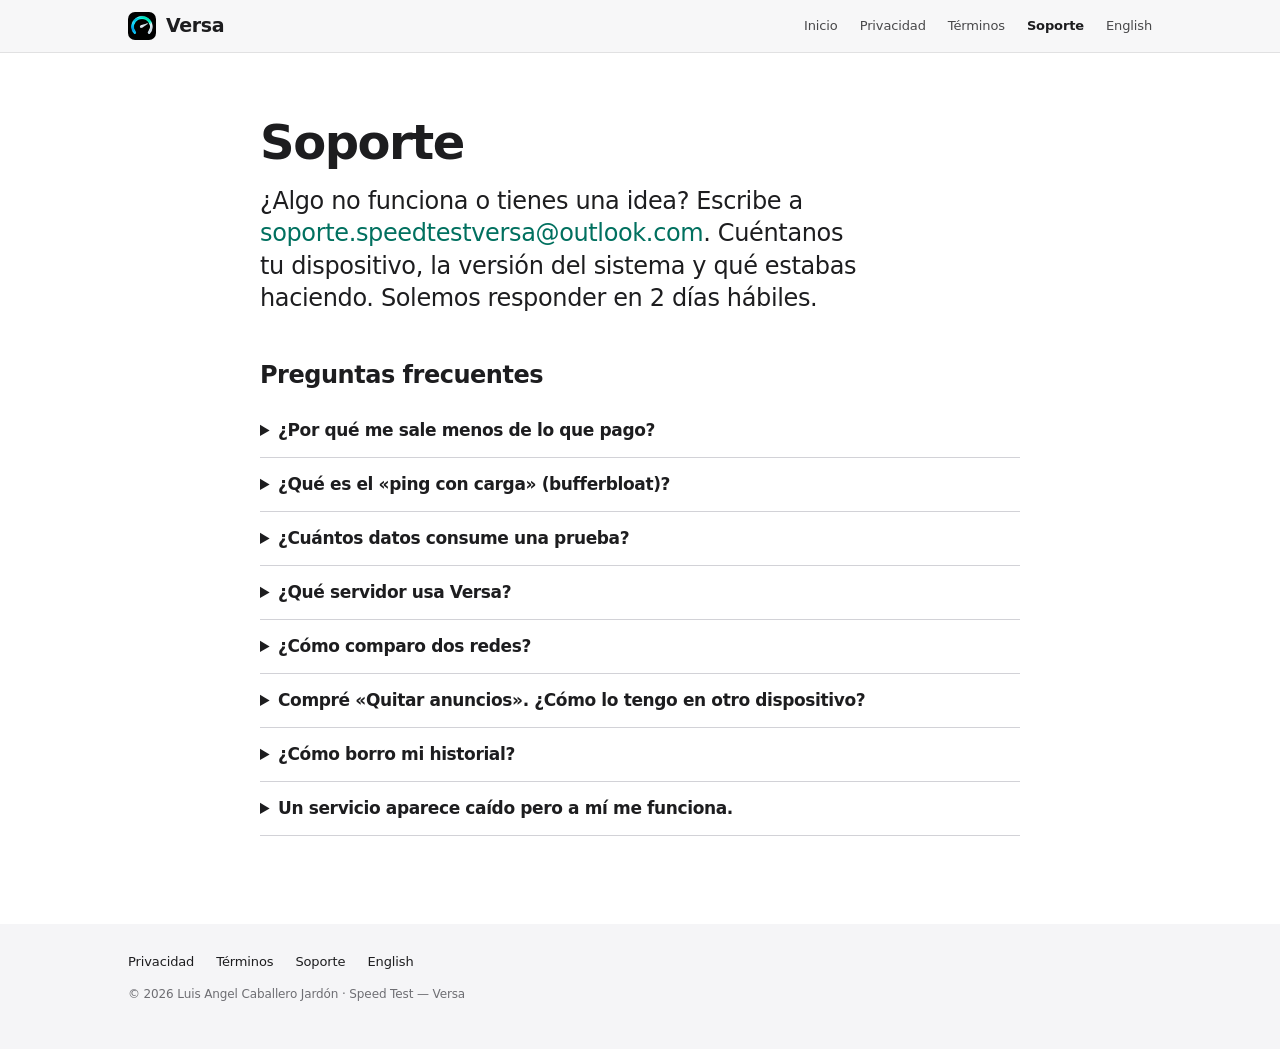
<file: es/support.html>
<!DOCTYPE html>
<html lang="es">
<head>
  <meta charset="utf-8">
  <meta name="viewport" content="width=device-width, initial-scale=1, viewport-fit=cover">
  <meta name="color-scheme" content="light dark">
  <title>Soporte · Speed Test — Versa</title>
  <meta name="description" content="Ayuda y preguntas frecuentes de Speed Test — Versa.">
  <link rel="canonical" href="https://llcaballeroll.github.io/Speed_test_versa_web/es/support.html">
  <link rel="alternate" hreflang="en" href="https://llcaballeroll.github.io/Speed_test_versa_web/support.html">
  <link rel="alternate" hreflang="es" href="https://llcaballeroll.github.io/Speed_test_versa_web/es/support.html">
  <link rel="icon" type="image/png" sizes="32x32" href="../assets/img/icon-32.png">
  <link rel="apple-touch-icon" href="../assets/img/icon-180.png">
  <link rel="stylesheet" href="../css/styles.css">
</head>
<body>
  <a class="skip-link" href="#main">Saltar al contenido</a>
  <header class="nav">
    <nav class="wrap nav-inner" aria-label="Principal">
      <a class="brand" href="./"><img src="../assets/img/icon-180.png" alt="" width="28" height="28">Versa</a>
      <div class="nav-links">
        <a href="./">Inicio</a>
        <a href="privacy.html">Privacidad</a>
        <a href="terms.html">Términos</a>
        <a href="support.html" aria-current="page">Soporte</a>
        <a href="../support.html" hreflang="en" lang="en">English</a>
      </div>
    </nav>
  </header>

  <main id="main" class="doc">
    <div class="wrap">
      <h1>Soporte</h1>
      <p class="lead" style="margin-left:0">¿Algo no funciona o tienes una idea? Escribe a <a href="mailto:soporte.speedtestversa@outlook.com?subject=Soporte%20Versa">soporte.speedtestversa@outlook.com</a>. Cuéntanos tu dispositivo, la versión del sistema y qué estabas haciendo. Solemos responder en 2 días hábiles.</p>

      <h2>Preguntas frecuentes</h2>
      <details>
        <summary>¿Por qué me sale menos de lo que pago?</summary>
        <p>Casi siempre el cuello de botella es el Wi-Fi: la distancia al módem, las paredes, la banda de 2.4 GHz y otros equipos conectados bajan el resultado. Mide cerca del módem en la banda de 5 GHz o 6 GHz, o con cable en la Mac, para ver la velocidad real de tu línea.</p>
      </details>
      <details>
        <summary>¿Qué es el «ping con carga» (bufferbloat)?</summary>
        <p>Es tu ping mientras la conexión está ocupada bajando o subiendo datos. Si sube mucho, sentirás lag en juegos y llamadas cuando alguien más use internet. Los módems con SQM o QoS ayudan a reducirlo.</p>
      </details>
      <details>
        <summary>¿Cuántos datos consume una prueba?</summary>
        <p>Entre 50 y 500 MB, según tu velocidad. Las conexiones más rápidas mueven más datos en el mismo tiempo.</p>
      </details>
      <details>
        <summary>¿Qué servidor usa Versa?</summary>
        <p>El centro de datos de Cloudflare más cercano, elegido automáticamente, con servidores comunitarios de LibreSpeed como respaldo. El ping para juegos se mide contra las regiones en la nube más cercanas a ti.</p>
      </details>
      <details>
        <summary>¿Cómo comparo dos redes?</summary>
        <p>Ve a Comparar, mide la primera red, cámbiate al otro Wi-Fi o a datos móviles y vuelve a medir. Versa te dice cuál gana en general y para cada uso.</p>
      </details>
      <details>
        <summary>Compré «Quitar anuncios». ¿Cómo lo tengo en otro dispositivo?</summary>
        <p>Abre Ajustes en Versa y toca «Restaurar compras» con el mismo Apple ID o cuenta de Google. En dispositivos Apple, la misma compra también desbloquea Versa Pro en la Mac.</p>
      </details>
      <details>
        <summary>¿Cómo borro mi historial?</summary>
        <p>En Historial, usa el botón de la papelera. Desinstalar la app también borra todos sus datos, porque todo se guarda solo en tu dispositivo.</p>
      </details>
      <details>
        <summary>Un servicio aparece caído pero a mí me funciona.</summary>
        <p>«¿Está caído?» combina la página de estado oficial con una prueba desde tu red. Si no coinciden, Versa te lo indica. Vuelve a revisar en unos minutos.</p>
      </details>
    </div>
  </main>

  <footer class="footer">
    <div class="wrap">
      <div class="footer-links">
        <a href="privacy.html">Privacidad</a>
        <a href="terms.html">Términos</a>
        <a href="support.html">Soporte</a>
        <a href="../support.html" hreflang="en" lang="en">English</a>
      </div>
      <p>© 2026 Luis Angel Caballero Jardón · Speed Test — Versa</p>
    </div>
  </footer>
</body>
</html>
</file>
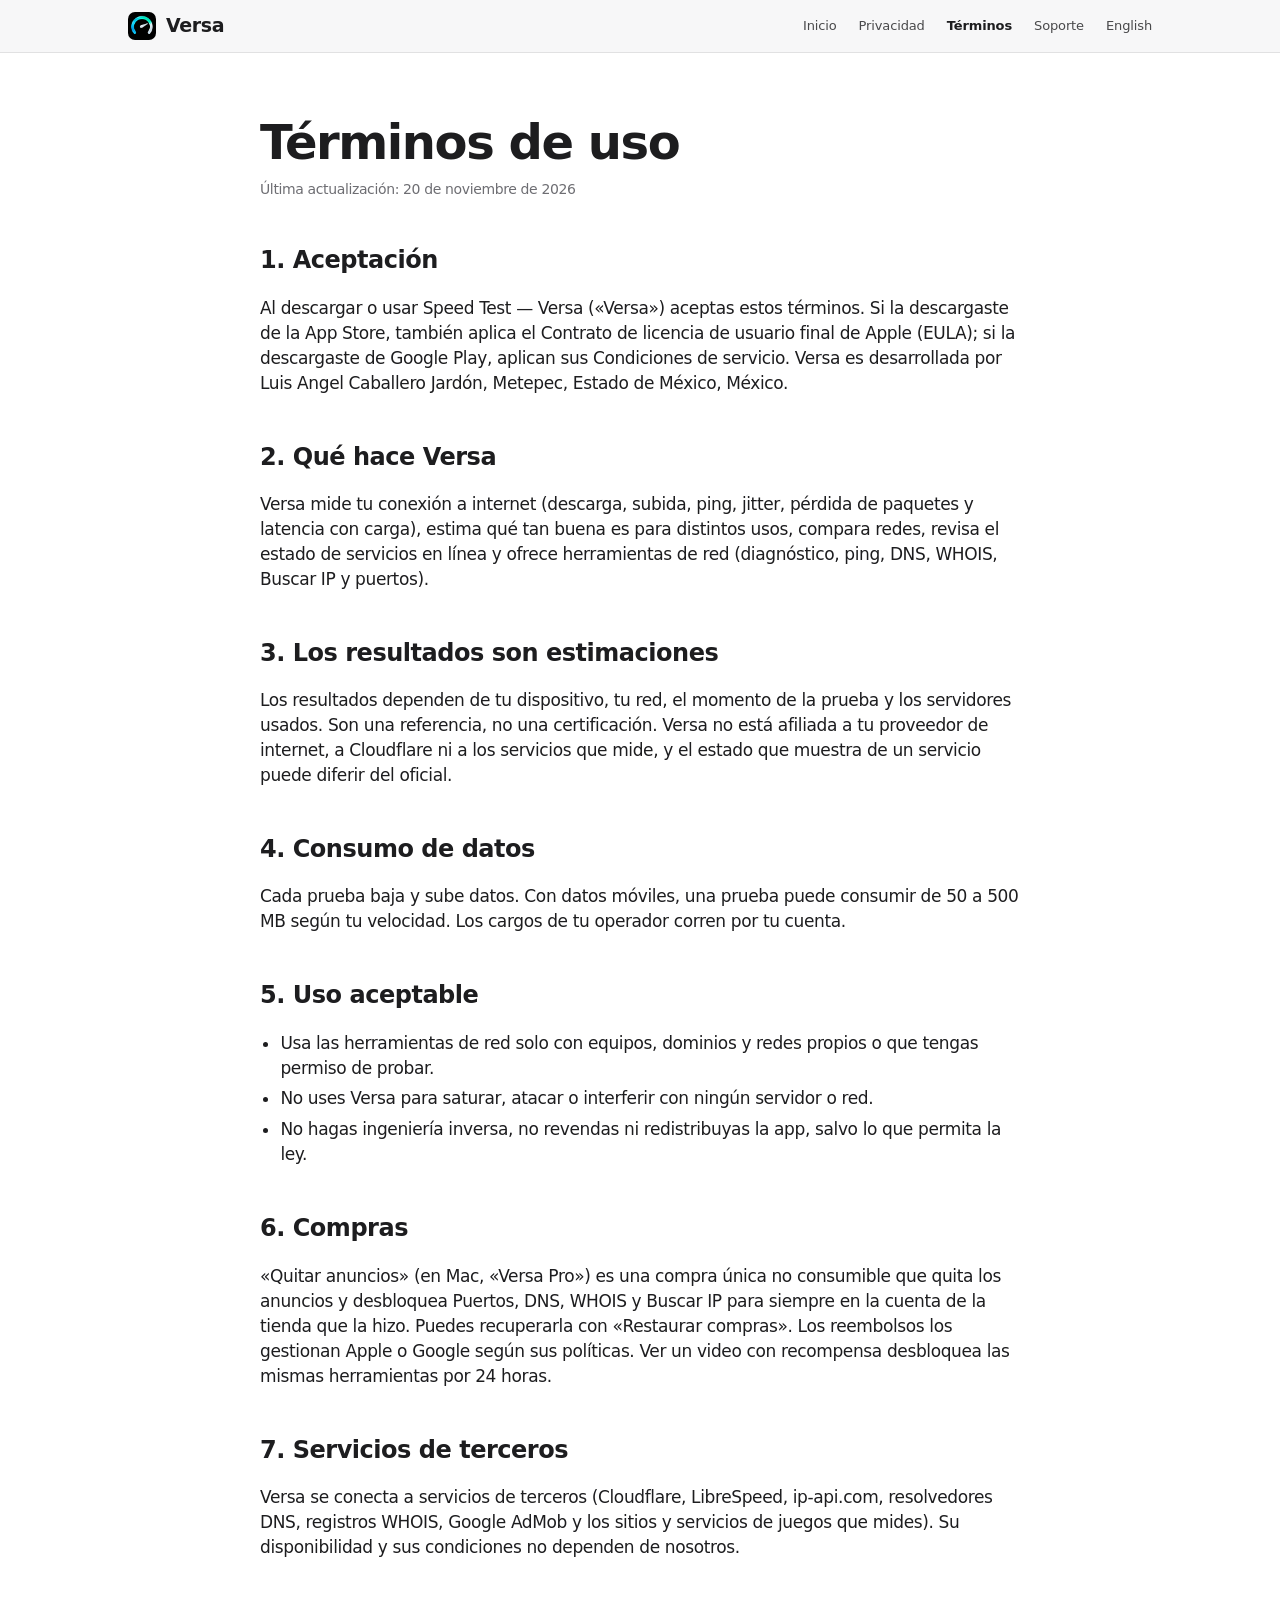
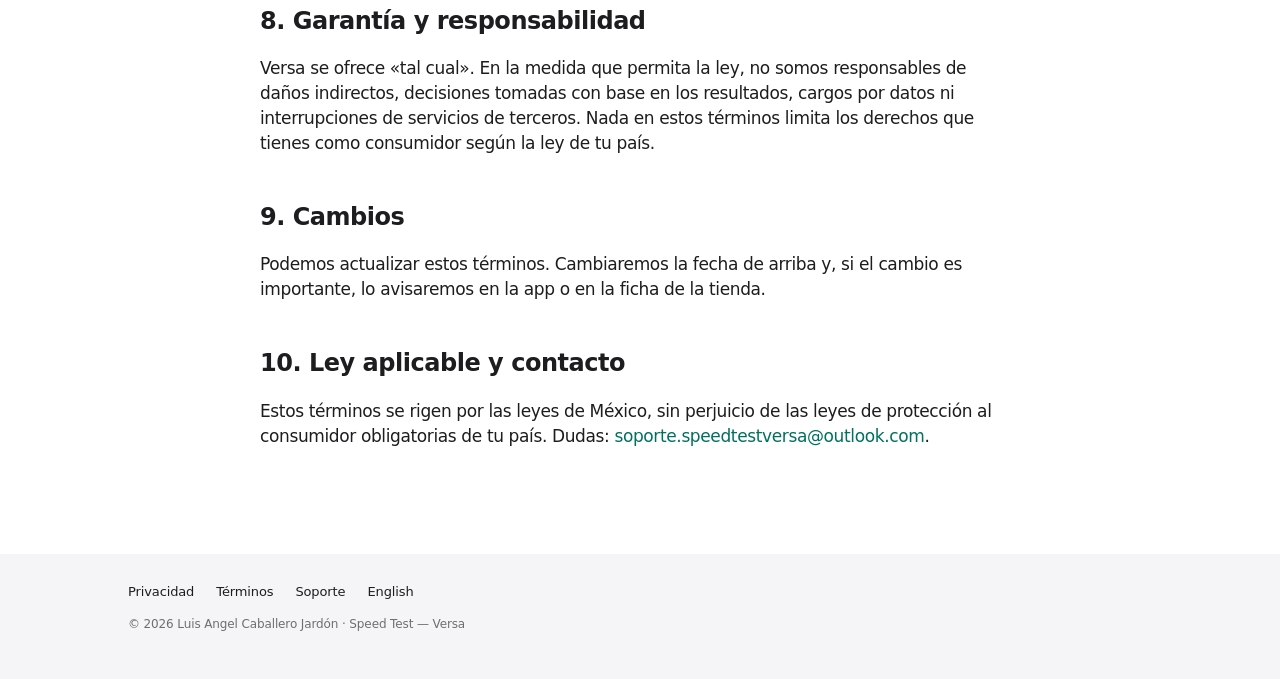
<file: es/terms.html>
<!DOCTYPE html>
<html lang="es">
<head>
  <meta charset="utf-8">
  <meta name="viewport" content="width=device-width, initial-scale=1, viewport-fit=cover">
  <meta name="color-scheme" content="light dark">
  <title>Términos de uso · Speed Test — Versa</title>
  <meta name="description" content="Términos de uso de la app Speed Test — Versa.">
  <link rel="canonical" href="https://llcaballeroll.github.io/Speed_test_versa_web/es/terms.html">
  <link rel="alternate" hreflang="en" href="https://llcaballeroll.github.io/Speed_test_versa_web/terms.html">
  <link rel="alternate" hreflang="es" href="https://llcaballeroll.github.io/Speed_test_versa_web/es/terms.html">
  <link rel="icon" type="image/png" sizes="32x32" href="../assets/img/icon-32.png">
  <link rel="apple-touch-icon" href="../assets/img/icon-180.png">
  <link rel="stylesheet" href="../css/styles.css">
</head>
<body>
  <a class="skip-link" href="#main">Saltar al contenido</a>
  <header class="nav">
    <nav class="wrap nav-inner" aria-label="Principal">
      <a class="brand" href="./"><img src="../assets/img/icon-180.png" alt="" width="28" height="28">Versa</a>
      <div class="nav-links">
        <a href="./">Inicio</a>
        <a href="privacy.html">Privacidad</a>
        <a href="terms.html" aria-current="page">Términos</a>
        <a href="support.html">Soporte</a>
        <a href="../terms.html" hreflang="en" lang="en">English</a>
      </div>
    </nav>
  </header>

  <main id="main" class="doc">
    <div class="wrap">
      <h1>Términos de uso</h1>
      <p class="updated">Última actualización: 20 de noviembre de 2026</p>

      <h2>1. Aceptación</h2>
      <p>Al descargar o usar Speed Test — Versa («Versa») aceptas estos términos. Si la descargaste de la App Store, también aplica el Contrato de licencia de usuario final de Apple (EULA); si la descargaste de Google Play, aplican sus Condiciones de servicio. Versa es desarrollada por Luis Angel Caballero Jardón, Metepec, Estado de México, México.</p>

      <h2>2. Qué hace Versa</h2>
      <p>Versa mide tu conexión a internet (descarga, subida, ping, jitter, pérdida de paquetes y latencia con carga), estima qué tan buena es para distintos usos, compara redes, revisa el estado de servicios en línea y ofrece herramientas de red (diagnóstico, ping, DNS, WHOIS, Buscar IP y puertos).</p>

      <h2>3. Los resultados son estimaciones</h2>
      <p>Los resultados dependen de tu dispositivo, tu red, el momento de la prueba y los servidores usados. Son una referencia, no una certificación. Versa no está afiliada a tu proveedor de internet, a Cloudflare ni a los servicios que mide, y el estado que muestra de un servicio puede diferir del oficial.</p>

      <h2>4. Consumo de datos</h2>
      <p>Cada prueba baja y sube datos. Con datos móviles, una prueba puede consumir de 50 a 500 MB según tu velocidad. Los cargos de tu operador corren por tu cuenta.</p>

      <h2>5. Uso aceptable</h2>
      <ul>
        <li>Usa las herramientas de red solo con equipos, dominios y redes propios o que tengas permiso de probar.</li>
        <li>No uses Versa para saturar, atacar o interferir con ningún servidor o red.</li>
        <li>No hagas ingeniería inversa, no revendas ni redistribuyas la app, salvo lo que permita la ley.</li>
      </ul>

      <h2>6. Compras</h2>
      <p>«Quitar anuncios» (en Mac, «Versa Pro») es una compra única no consumible que quita los anuncios y desbloquea Puertos, DNS, WHOIS y Buscar IP para siempre en la cuenta de la tienda que la hizo. Puedes recuperarla con «Restaurar compras». Los reembolsos los gestionan Apple o Google según sus políticas. Ver un video con recompensa desbloquea las mismas herramientas por 24 horas.</p>

      <h2>7. Servicios de terceros</h2>
      <p>Versa se conecta a servicios de terceros (Cloudflare, LibreSpeed, ip-api.com, resolvedores DNS, registros WHOIS, Google AdMob y los sitios y servicios de juegos que mides). Su disponibilidad y sus condiciones no dependen de nosotros.</p>

      <h2>8. Garantía y responsabilidad</h2>
      <p>Versa se ofrece «tal cual». En la medida que permita la ley, no somos responsables de daños indirectos, decisiones tomadas con base en los resultados, cargos por datos ni interrupciones de servicios de terceros. Nada en estos términos limita los derechos que tienes como consumidor según la ley de tu país.</p>

      <h2>9. Cambios</h2>
      <p>Podemos actualizar estos términos. Cambiaremos la fecha de arriba y, si el cambio es importante, lo avisaremos en la app o en la ficha de la tienda.</p>

      <h2>10. Ley aplicable y contacto</h2>
      <p>Estos términos se rigen por las leyes de México, sin perjuicio de las leyes de protección al consumidor obligatorias de tu país. Dudas: <a href="mailto:soporte.speedtestversa@outlook.com">soporte.speedtestversa@outlook.com</a>.</p>
    </div>
  </main>

  <footer class="footer">
    <div class="wrap">
      <div class="footer-links">
        <a href="privacy.html">Privacidad</a>
        <a href="terms.html">Términos</a>
        <a href="support.html">Soporte</a>
        <a href="../terms.html" hreflang="en" lang="en">English</a>
      </div>
      <p>© 2026 Luis Angel Caballero Jardón · Speed Test — Versa</p>
    </div>
  </footer>
</body>
</html>
</file>
<file: css/styles.css>
/* Speed Test — Versa · sitio web
   Chasis inspirado en apple.com: mosaicos a todo lo ancho que alternan claro y oscuro,
   tipografía del sistema (SF Pro en Apple) con tracking negativo en titulares,
   un solo color de acción (el turquesa de la app) y la app como "producto". */

:root {
  color-scheme: light dark;

  /* Tonos crudos */
  --white: #ffffff;
  --parchment: #f5f5f7;
  --ink: #1d1d1f;
  --ink-muted: #6e6e73;      /* 4.9:1 sobre blanco */
  --hairline: #d2d2d7;
  --black: #000000;
  --tile: #161617;
  --tile-2: #1d1d1f;
  --on-dark: #f5f5f7;
  --on-dark-muted: #a1a1a6;  /* 7.6:1 sobre negro */
  --teal-light: #00705f;     /* 6.0:1 sobre blanco, 5.5:1 sobre parchment */
  --teal-dark: #34e0c8;      /* 12:1 sobre negro */

  /* Superficies de la página (cambian con el tema del sistema) */
  --bg: var(--white);
  --bg-alt: var(--parchment);
  --text: var(--ink);
  --text-muted: var(--ink-muted);
  --accent: var(--teal-light);
  --line: var(--hairline);
  --nav-bg: rgb(245 245 247 / 0.8);

  @media (prefers-color-scheme: dark) {
    --bg: var(--black);
    --bg-alt: var(--tile);
    --text: var(--on-dark);
    --text-muted: var(--on-dark-muted);
    --accent: var(--teal-dark);
    --line: #424245;
    --nav-bg: rgb(22 22 23 / 0.8);
  }

  --font: system-ui, -apple-system, BlinkMacSystemFont, "SF Pro Text", "Segoe UI", Inter, Roboto, sans-serif;
  --radius-card: 18px;
  --wrap: 1024px;

  accent-color: var(--accent);
  scrollbar-color: color-mix(in srgb, var(--text) 40%, transparent) transparent;
}

*, *::before, *::after { box-sizing: border-box; }

html {
  -webkit-text-size-adjust: 100%;
  text-size-adjust: 100%;
}

body {
  margin: 0;
  font-family: var(--font);
  font-size: 17px;
  line-height: 1.47;
  letter-spacing: -0.022em;
  background: var(--bg);
  color: var(--text);
  -webkit-font-smoothing: antialiased;
}

img { max-width: 100%; height: auto; display: block; }
a { color: var(--accent); text-decoration: none; }
a:hover { text-decoration: underline; }
:focus-visible { outline: 2px solid var(--accent); outline-offset: 3px; border-radius: 6px; }

.skip-link {
  position: absolute; left: 12px; top: -60px; z-index: 100;
  background: var(--text); color: var(--bg); padding: 10px 16px; border-radius: 8px;
}
.skip-link:focus { top: 12px; }

.visually-hidden {
  position: absolute !important; width: 1px; height: 1px; overflow: hidden;
  clip-path: inset(50%); white-space: nowrap;
}

.wrap { width: min(100% - 32px, var(--wrap)); margin-inline: auto; }

/* ---------- Navegación: barra delgada con vidrio ---------- */
.nav {
  position: sticky; top: 0; z-index: 50;
  background: var(--nav-bg);
  backdrop-filter: saturate(180%) blur(20px);
  -webkit-backdrop-filter: saturate(180%) blur(20px);
  border-bottom: 1px solid color-mix(in srgb, var(--text) 10%, transparent);
}
.nav-inner { display: flex; align-items: center; gap: 20px; height: 52px; }
.brand { display: flex; align-items: center; gap: 10px; color: var(--text); font-weight: 600; font-size: 19px; letter-spacing: -0.02em; }
.brand:hover { text-decoration: none; }
.brand img { width: 28px; height: 28px; border-radius: 7px; }
.nav-links { display: flex; gap: 22px; margin-left: auto; font-size: 13px; letter-spacing: -0.01em; }
.nav-links a { color: var(--text); opacity: 0.8; }
.nav-links a:hover { opacity: 1; text-decoration: none; }
.nav-links a[aria-current="page"] { opacity: 1; font-weight: 600; }
.nav .btn { padding: 5px 14px; font-size: 13px; }
@media (max-width: 700px) {
  .nav-links { display: none; }
  .nav .btn { margin-left: auto; }
}

/* ---------- Botones: píldora de acción ---------- */
.btn {
  display: inline-flex; align-items: center; justify-content: center; gap: 8px;
  min-height: 44px; padding: 11px 22px; border-radius: 980px;
  background: var(--accent); color: var(--bg);
  font-size: 17px; font-weight: 400; letter-spacing: -0.01em;
  border: 1px solid var(--accent);
  transition: transform 0.15s ease, background-color 0.2s ease, color 0.2s ease;
  touch-action: manipulation;
}
.btn:hover { text-decoration: none; }
.btn:active { transform: scale(0.97); }
.btn.ghost { background: transparent; color: var(--accent); }
.btn.ghost:hover { background: var(--accent); color: var(--bg); }
.btn svg { width: 18px; height: 18px; flex: none; fill: currentColor; }
.btn[aria-disabled="true"] { opacity: 0.55; pointer-events: none; }
.nav .btn { min-height: 28px; }

.btn-row { display: flex; flex-wrap: wrap; gap: 12px; justify-content: center; margin-top: 28px; }
.soon { margin-top: 14px; font-size: 14px; color: var(--text-muted); }

/* ---------- Mosaicos ---------- */
.tile { padding: 88px 0 0; overflow: hidden; text-align: center; }
.tile.alt { background: var(--bg-alt); }
.tile.dark { background: var(--black); color: var(--on-dark); --text-muted: var(--on-dark-muted); --accent: var(--teal-dark); --bg: var(--black); color-scheme: dark; }
.tile.dark.tile-2 { background: var(--tile); --bg: var(--tile); }

.eyebrow { font-size: 17px; font-weight: 600; color: var(--accent); margin: 0 0 8px; letter-spacing: -0.01em; }
h1, h2, h3 { margin: 0; font-weight: 600; text-wrap: balance; }
.display { font-size: clamp(40px, 7vw, 80px); line-height: 1.05; letter-spacing: -0.035em; }
.headline { font-size: clamp(32px, 5vw, 56px); line-height: 1.07; letter-spacing: -0.03em; }
.lead { font-size: clamp(19px, 2.4vw, 24px); line-height: 1.35; color: var(--text-muted); margin: 16px auto 0; max-width: 40ch; text-wrap: pretty; letter-spacing: -0.015em; }

/* La app es el "producto": captura con esquinas de pantalla y la única sombra del sistema */
.screen {
  border-radius: clamp(22px, 4.2vw, 46px);
  box-shadow: rgb(0 0 0 / 0.22) 3px 5px 30px 0;
  border: 1px solid color-mix(in srgb, var(--text) 12%, transparent);
}
.tile.dark .screen { box-shadow: 0 0 0 1px rgb(255 255 255 / 0.08), 0 30px 80px rgb(52 224 200 / 0.12); }

.stage { margin: 56px auto 0; display: flex; justify-content: center; align-items: flex-end; gap: clamp(12px, 3vw, 36px); }
.stage .screen { width: min(36vw, 330px); }
.stage .screen.side { width: min(28vw, 270px); margin-bottom: 40px; }
.stage.crop { max-height: 620px; overflow: hidden; align-items: flex-start; mask-image: linear-gradient(#000 82%, transparent); -webkit-mask-image: linear-gradient(#000 82%, transparent); }
@media (max-width: 640px) {
  .stage .screen.side { display: none; }
  .stage .screen { width: min(78vw, 330px); }
}

/* Lista de usos con íconos */
.uses { list-style: none; padding: 0; margin: 40px auto 0; display: grid; grid-template-columns: repeat(auto-fit, minmax(150px, 1fr)); gap: 12px; max-width: 900px; }
.uses li { background: var(--bg); border-radius: var(--radius-card); padding: 20px 16px; text-align: left; }
.tile:not(.alt) .uses li { background: var(--bg-alt); }
.uses strong { display: block; font-size: 17px; }
.uses span { font-size: 14px; color: var(--text-muted); line-height: 1.4; display: block; margin-top: 4px; }
.uses .ico { font-size: 0; width: 28px; height: 28px; margin-bottom: 10px; color: var(--accent); }
.uses .ico svg { width: 28px; height: 28px; fill: none; stroke: currentColor; stroke-width: 1.8; stroke-linecap: round; stroke-linejoin: round; }

/* Pasos de comparar */
.steps { counter-reset: s; list-style: none; padding: 0; margin: 36px auto 0; display: grid; grid-template-columns: repeat(auto-fit, minmax(220px, 1fr)); gap: 24px; max-width: 900px; text-align: left; }
.steps li { counter-increment: s; }
.steps li::before { content: counter(s); display: grid; place-items: center; width: 32px; height: 32px; border-radius: 50%; background: var(--accent); color: var(--bg); font-weight: 600; font-size: 15px; margin-bottom: 10px; }
.steps strong { display: block; }
.steps span { color: var(--text-muted); font-size: 15px; }

/* Cifras */
.facts { display: grid; grid-template-columns: repeat(auto-fit, minmax(160px, 1fr)); gap: 28px; max-width: 900px; margin: 44px auto 0; }
.facts b { display: block; font-size: clamp(36px, 5vw, 52px); font-weight: 600; letter-spacing: -0.03em; line-height: 1.1; color: var(--accent); }
.facts span { color: var(--text-muted); font-size: 15px; }

/* Galería deslizable (scroll nativo con imán) */
.gallery { margin-top: 48px; padding-bottom: 88px; }
.gallery-track {
  display: flex; gap: 20px; overflow-x: auto; padding: 8px max(16px, (100vw - var(--wrap)) / 2) 24px;
  scroll-snap-type: x mandatory; scroll-padding-inline: max(16px, (100vw - var(--wrap)) / 2);
  overscroll-behavior-x: contain; scrollbar-width: thin;
}
.gallery-track:focus-visible { outline-offset: -4px; }
.gallery-track figure { margin: 0; flex: 0 0 auto; width: min(62vw, 260px); scroll-snap-align: start; }
.gallery-track figcaption { font-size: 14px; color: var(--text-muted); margin-top: 12px; text-align: left; }
@media (prefers-reduced-motion: no-preference) { .gallery-track { scroll-behavior: smooth; } }

/* Plataformas */
.devices { display: grid; grid-template-columns: repeat(auto-fit, minmax(240px, 1fr)); gap: 20px; max-width: 980px; margin: 44px auto 0; padding-bottom: 88px; }
.device { background: var(--bg); border-radius: var(--radius-card); padding: 28px 24px 0; overflow: hidden; display: flex; flex-direction: column; text-align: left; }
.tile:not(.alt) .device { background: var(--bg-alt); }
.device h3 { font-size: 24px; letter-spacing: -0.02em; }
.device p { margin: 6px 0 20px; color: var(--text-muted); font-size: 15px; }
.device img { margin-top: auto; border-radius: 14px 14px 0 0; box-shadow: rgb(0 0 0 / 0.16) 0 4px 24px; }

.tile > .wrap > .pad-b { padding-bottom: 88px; }
.privacy-points { list-style: none; padding: 0; margin: 36px auto 0; max-width: 760px; display: grid; gap: 14px; text-align: left; }
.privacy-points li { padding: 18px 20px; border-radius: var(--radius-card); background: var(--bg-alt); }
.tile.alt .privacy-points li { background: var(--bg); }

/* Aparición suave: el estado final es el visible; solo se anima si el usuario lo permite */
@media (prefers-reduced-motion: no-preference) {
  .js .reveal { opacity: 0; translate: 0 24px; transition: opacity 0.7s ease, translate 0.7s cubic-bezier(.2,.7,.2,1); }
  .js .reveal.visible { opacity: 1; translate: 0 0; }
}

/* ---------- Páginas de texto (legal / soporte) ---------- */
.doc { padding: 64px 0 88px; }
.doc .wrap { max-width: 760px; }
.doc h1 { font-size: clamp(36px, 5vw, 48px); letter-spacing: -0.03em; line-height: 1.08; }
.doc .updated { color: var(--text-muted); font-size: 14px; margin-top: 10px; }
.doc h2 { font-size: 24px; letter-spacing: -0.02em; margin: 44px 0 10px; scroll-margin-top: 72px; }
.doc h3 { font-size: 19px; margin: 24px 0 6px; }
.doc p, .doc li { color: var(--text); }
.doc ul { padding-left: 1.2em; }
.doc li { margin: 6px 0; }
.summary { background: var(--bg-alt); border-radius: var(--radius-card); padding: 22px 24px; margin-top: 32px; }
.summary h2 { margin-top: 0; font-size: 19px; }
.summary ul { margin: 0; }
.toc { margin-top: 24px; font-size: 15px; columns: 2 220px; }
.toc ol { margin: 0; padding-left: 1.2em; }
.table-scroll { overflow-x: auto; margin: 16px 0; }
table { border-collapse: collapse; width: 100%; font-size: 15px; min-width: 560px; }
th, td { text-align: left; vertical-align: top; padding: 10px 12px; border-bottom: 1px solid var(--line); }
th { font-weight: 600; }
details { border-bottom: 1px solid var(--line); padding: 14px 0; }
summary { cursor: pointer; font-weight: 600; font-size: 17px; }
details p { margin: 10px 0 0; color: var(--text-muted); }

/* ---------- Pie ---------- */
.footer { background: var(--bg-alt); color: var(--text-muted); font-size: 12px; padding: 28px 0 40px; letter-spacing: -0.01em; }
.tile.alt + .footer { border-top: 1px solid var(--line); }
.footer-links { display: flex; flex-wrap: wrap; gap: 8px 22px; margin-bottom: 14px; }
.footer-links a { color: var(--text); font-size: 13px; }
.footer p { margin: 6px 0; line-height: 1.5; }
</file>
